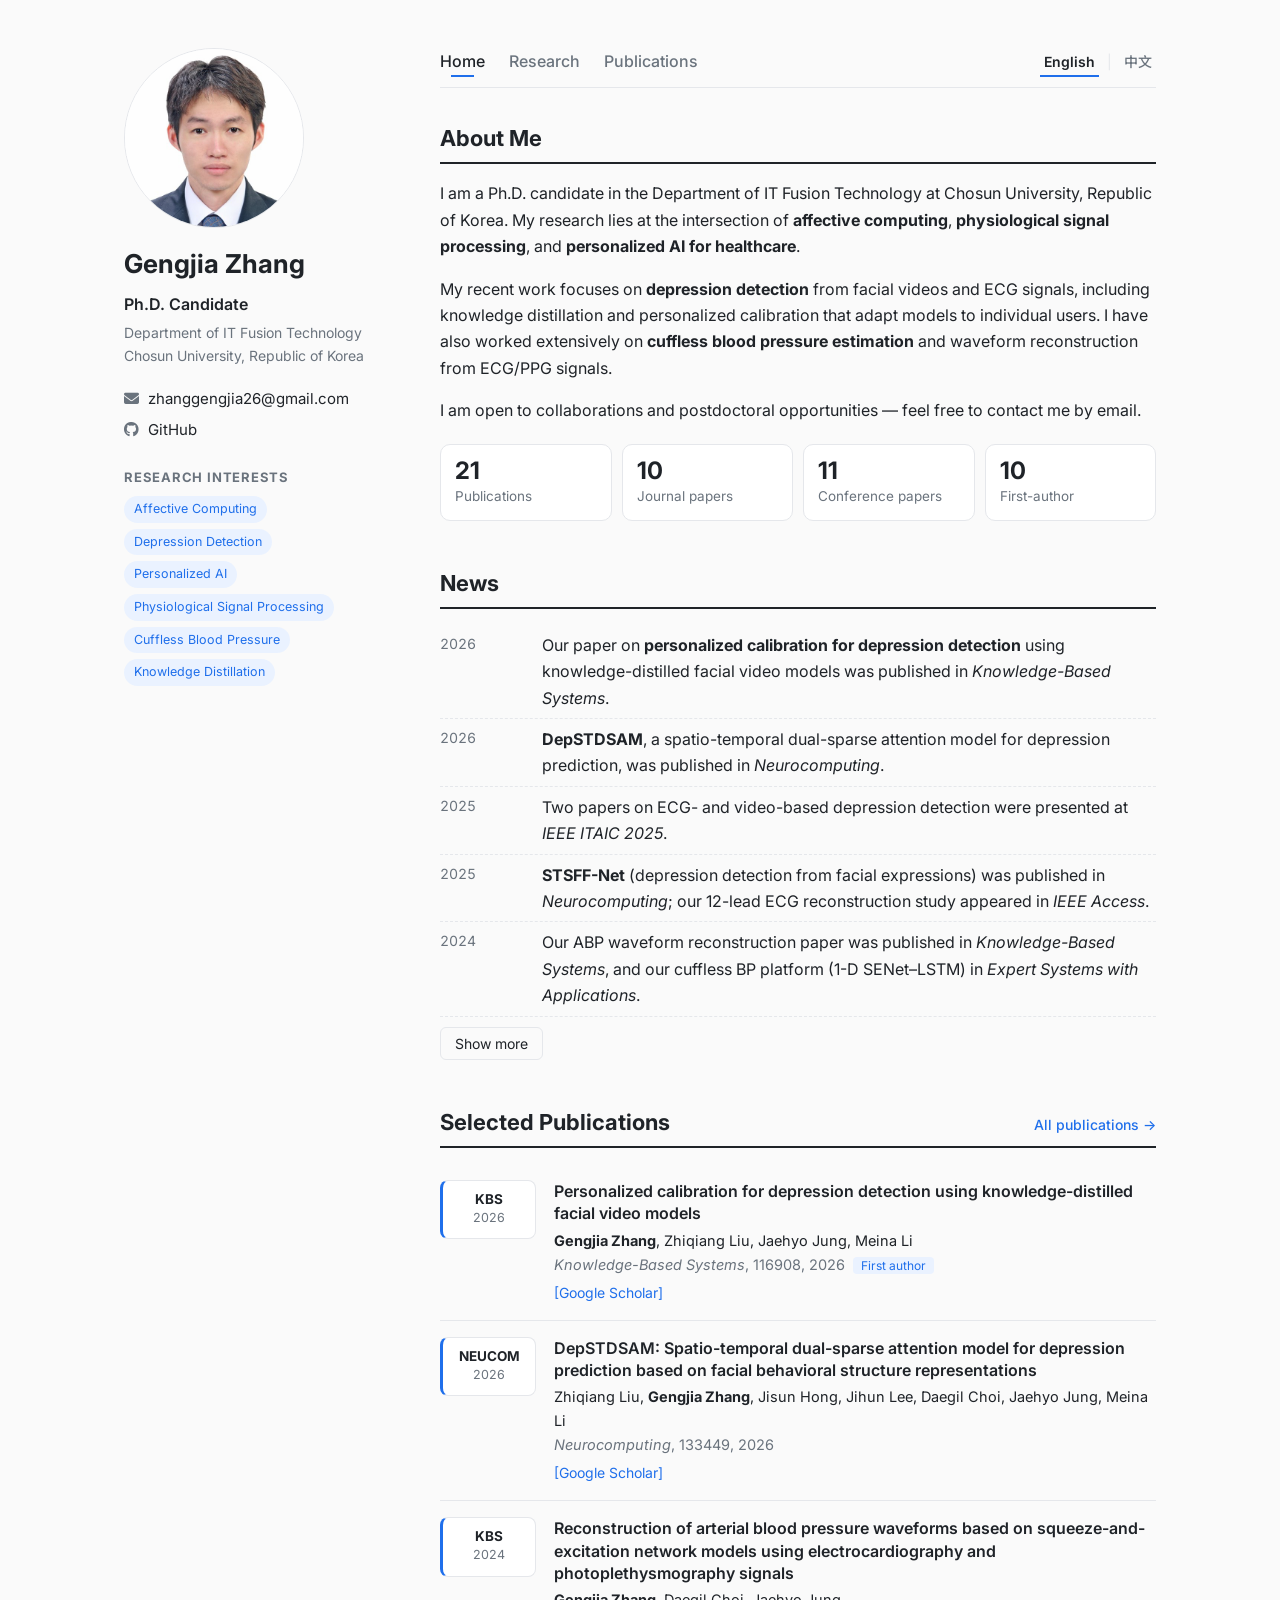
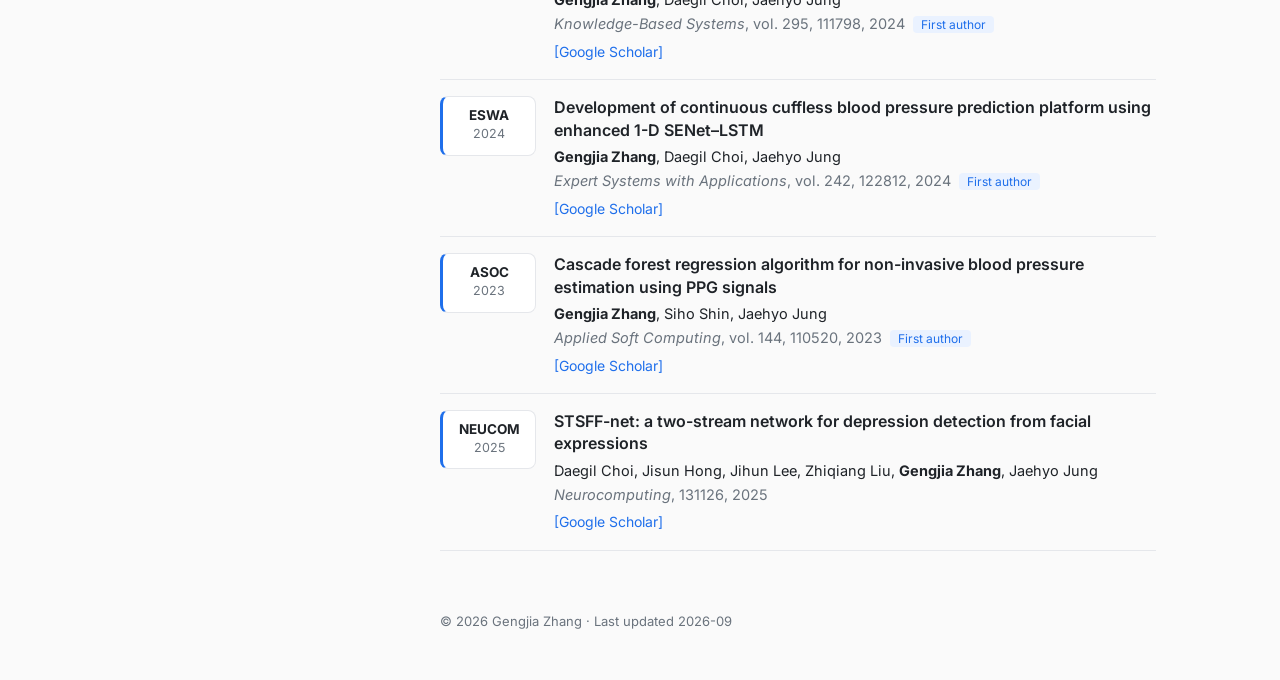
<file: index.html>
<!DOCTYPE html>
<html lang="en">
<head>
<meta charset="utf-8">
<meta name="viewport" content="width=device-width, initial-scale=1">
<title>Home · Gengjia Zhang</title>
<meta name="description" content="Gengjia Zhang — Ph.D. Candidate, Chosun University, Republic of Korea. Affective computing, depression detection, physiological signal processing.">
<link rel="preconnect" href="https://fonts.googleapis.com">
<link rel="preconnect" href="https://fonts.gstatic.com" crossorigin>
<link href="https://fonts.googleapis.com/css2?family=Inter:wght@400;500;600;700&family=Noto+Sans+SC:wght@400;500;700&display=swap" rel="stylesheet">
<link rel="stylesheet" href="https://cdnjs.cloudflare.com/ajax/libs/font-awesome/6.5.1/css/all.min.css">
<link rel="stylesheet" href="main.css">
</head>
<body>
<div class="wrap">
<aside class="sidebar">
  <img class="avatar" src="profile.jpg" alt="Gengjia Zhang">
  <h1 class="name">Gengjia Zhang</h1>
  <div class="position"><span>Ph.D. Candidate</span></div>
  <div class="affil"><span>Department of IT Fusion Technology</span><br><span>Chosun University, Republic of Korea</span></div>
  <ul class="links"><li><a href="mailto:zhanggengjia26@gmail.com"><i class="fa-solid fa-envelope"></i> zhanggengjia26@gmail.com</a></li><li><a href="https://github.com/zhanggengjia26" target="_blank"><i class="fa-brands fa-github"></i> GitHub</a></li></ul>
  <div class="interests"><h3><span>Research Interests</span></h3><ul><li><span>Affective Computing</span></li><li><span>Depression Detection</span></li><li><span>Personalized AI</span></li><li><span>Physiological Signal Processing</span></li><li><span>Cuffless Blood Pressure</span></li><li><span>Knowledge Distillation</span></li></ul></div>
</aside>
<main class="content">
<nav class="topnav"><div class="nav-links"><a href="index.html" class=active><span>Home</span></a><a href="research.html"><span>Research</span></a><a href="publications.html"><span>Publications</span></a></div>
  <div class="lang-switch"><a href="index.html" class="on">English</a><span class="sep">|</span><a href="index-zh.html" class="">中文</a></div></nav>

<section>
<h2><span>About Me</span></h2>
<div>
<p>I am a Ph.D. candidate in the Department of IT Fusion Technology at Chosun University, Republic of Korea.
My research lies at the intersection of <b>affective computing</b>, <b>physiological signal processing</b>, and <b>personalized AI for healthcare</b>.</p>
<p>My recent work focuses on <b>depression detection</b> from facial videos and ECG signals, including knowledge distillation and
personalized calibration that adapt models to individual users. I have also worked extensively on <b>cuffless blood pressure estimation</b>
and waveform reconstruction from ECG/PPG signals.</p>
<p>I am open to collaborations and postdoctoral opportunities — feel free to contact me by email.</p>
</div>
<div class="stats">
  <div><b>21</b><span>Publications</span></div>
  <div><b>10</b><span>Journal papers</span></div>
  <div><b>11</b><span>Conference papers</span></div>
  <div><b>10</b><span>First-author</span></div>
</div>
</section>

<section>
<h2><span>News</span></h2>
<ul class="news"><li class=""><span class="news-date">2026</span><span class="news-text"><span>Our paper on <b>personalized calibration for depression detection</b> using knowledge-distilled facial video models was published in <i>Knowledge-Based Systems</i>.</span></span></li><li class=""><span class="news-date">2026</span><span class="news-text"><span><b>DepSTDSAM</b>, a spatio-temporal dual-sparse attention model for depression prediction, was published in <i>Neurocomputing</i>.</span></span></li><li class=""><span class="news-date">2025</span><span class="news-text"><span>Two papers on ECG- and video-based depression detection were presented at <i>IEEE ITAIC 2025</i>.</span></span></li><li class=""><span class="news-date">2025</span><span class="news-text"><span><b>STSFF-Net</b> (depression detection from facial expressions) was published in <i>Neurocomputing</i>; our 12-lead ECG reconstruction study appeared in <i>IEEE Access</i>.</span></span></li><li class=""><span class="news-date">2024</span><span class="news-text"><span>Our ABP waveform reconstruction paper was published in <i>Knowledge-Based Systems</i>, and our cuffless BP platform (1-D SENet–LSTM) in <i>Expert Systems with Applications</i>.</span></span></li><li class="news-hidden"><span class="news-date">2024</span><span class="news-text"><span>Two papers on explainable ECG-based depression detection and PPG-based stress detection were presented at <i>IEEE BIBM 2024</i>.</span></span></li><li class="news-hidden"><span class="news-date">2023</span><span class="news-text"><span>Our cascade forest regression method for cuffless BP estimation was published in <i>Applied Soft Computing</i>.</span></span></li></ul>
<button class="more-btn" id="news-toggle"><span>Show more</span></button>
</section>

<section>
<h2><span><span>Selected Publications</span></span> <a class="see-all" href="publications.html"><span>All publications →</span></a></h2>
<div class="pub" data-first="1">
  <div class="badge journal"><div class="b-abbr">KBS</div><div class="b-year">2026</div></div>
  <div class="pub-body">
    <div class="pub-title">Personalized calibration for depression detection using knowledge-distilled facial video models</div>
    <div class="pub-authors"><b>Gengjia Zhang</b>, Zhiqiang Liu, Jaehyo Jung, Meina Li</div>
    <div class="pub-venue"><i>Knowledge-Based Systems</i>, 116908, 2026<span class="tag"><span>First author</span></span></div>
    <div class="pub-links"><a href="https://scholar.google.com/scholar?q=%22Personalized+calibration+for+depression+detection+using+knowledge-distilled+facial+video+models%22" target="_blank" rel="noopener">[Google Scholar]</a></div>
  </div>
</div><div class="pub" data-first="0">
  <div class="badge journal"><div class="b-abbr">NEUCOM</div><div class="b-year">2026</div></div>
  <div class="pub-body">
    <div class="pub-title">DepSTDSAM: Spatio-temporal dual-sparse attention model for depression prediction based on facial behavioral structure representations</div>
    <div class="pub-authors">Zhiqiang Liu, <b>Gengjia Zhang</b>, Jisun Hong, Jihun Lee, Daegil Choi, Jaehyo Jung, Meina Li</div>
    <div class="pub-venue"><i>Neurocomputing</i>, 133449, 2026</div>
    <div class="pub-links"><a href="https://scholar.google.com/scholar?q=%22DepSTDSAM:+Spatio-temporal+dual-sparse+attention+model+for+depression+prediction+based+on+facial+behavioral+structure+representations%22" target="_blank" rel="noopener">[Google Scholar]</a></div>
  </div>
</div><div class="pub" data-first="1">
  <div class="badge journal"><div class="b-abbr">KBS</div><div class="b-year">2024</div></div>
  <div class="pub-body">
    <div class="pub-title">Reconstruction of arterial blood pressure waveforms based on squeeze-and-excitation network models using electrocardiography and photoplethysmography signals</div>
    <div class="pub-authors"><b>Gengjia Zhang</b>, Daegil Choi, Jaehyo Jung</div>
    <div class="pub-venue"><i>Knowledge-Based Systems</i>, vol. 295, 111798, 2024<span class="tag"><span>First author</span></span></div>
    <div class="pub-links"><a href="https://scholar.google.com/scholar?q=%22Reconstruction+of+arterial+blood+pressure+waveforms+based+on+squeeze-and-excitation+network+models+using+electrocardiography+and+photoplethysmography+signals%22" target="_blank" rel="noopener">[Google Scholar]</a></div>
  </div>
</div><div class="pub" data-first="1">
  <div class="badge journal"><div class="b-abbr">ESWA</div><div class="b-year">2024</div></div>
  <div class="pub-body">
    <div class="pub-title">Development of continuous cuffless blood pressure prediction platform using enhanced 1-D SENet–LSTM</div>
    <div class="pub-authors"><b>Gengjia Zhang</b>, Daegil Choi, Jaehyo Jung</div>
    <div class="pub-venue"><i>Expert Systems with Applications</i>, vol. 242, 122812, 2024<span class="tag"><span>First author</span></span></div>
    <div class="pub-links"><a href="https://scholar.google.com/scholar?q=%22Development+of+continuous+cuffless+blood+pressure+prediction+platform+using+enhanced+1-D+SENet–LSTM%22" target="_blank" rel="noopener">[Google Scholar]</a></div>
  </div>
</div><div class="pub" data-first="1">
  <div class="badge journal"><div class="b-abbr">ASOC</div><div class="b-year">2023</div></div>
  <div class="pub-body">
    <div class="pub-title">Cascade forest regression algorithm for non-invasive blood pressure estimation using PPG signals</div>
    <div class="pub-authors"><b>Gengjia Zhang</b>, Siho Shin, Jaehyo Jung</div>
    <div class="pub-venue"><i>Applied Soft Computing</i>, vol. 144, 110520, 2023<span class="tag"><span>First author</span></span></div>
    <div class="pub-links"><a href="https://scholar.google.com/scholar?q=%22Cascade+forest+regression+algorithm+for+non-invasive+blood+pressure+estimation+using+PPG+signals%22" target="_blank" rel="noopener">[Google Scholar]</a></div>
  </div>
</div><div class="pub" data-first="0">
  <div class="badge journal"><div class="b-abbr">NEUCOM</div><div class="b-year">2025</div></div>
  <div class="pub-body">
    <div class="pub-title">STSFF-net: a two-stream network for depression detection from facial expressions</div>
    <div class="pub-authors">Daegil Choi, Jisun Hong, Jihun Lee, Zhiqiang Liu, <b>Gengjia Zhang</b>, Jaehyo Jung</div>
    <div class="pub-venue"><i>Neurocomputing</i>, 131126, 2025</div>
    <div class="pub-links"><a href="https://scholar.google.com/scholar?q=%22STSFF-net:+a+two-stream+network+for+depression+detection+from+facial+expressions%22" target="_blank" rel="noopener">[Google Scholar]</a></div>
  </div>
</div>
</section>

<footer class="footer">© 2026 Gengjia Zhang · <span>Last updated</span> 2026-09</footer>
</main>
</div>
<script src="main.js"></script>
</body>
</html>
</file>
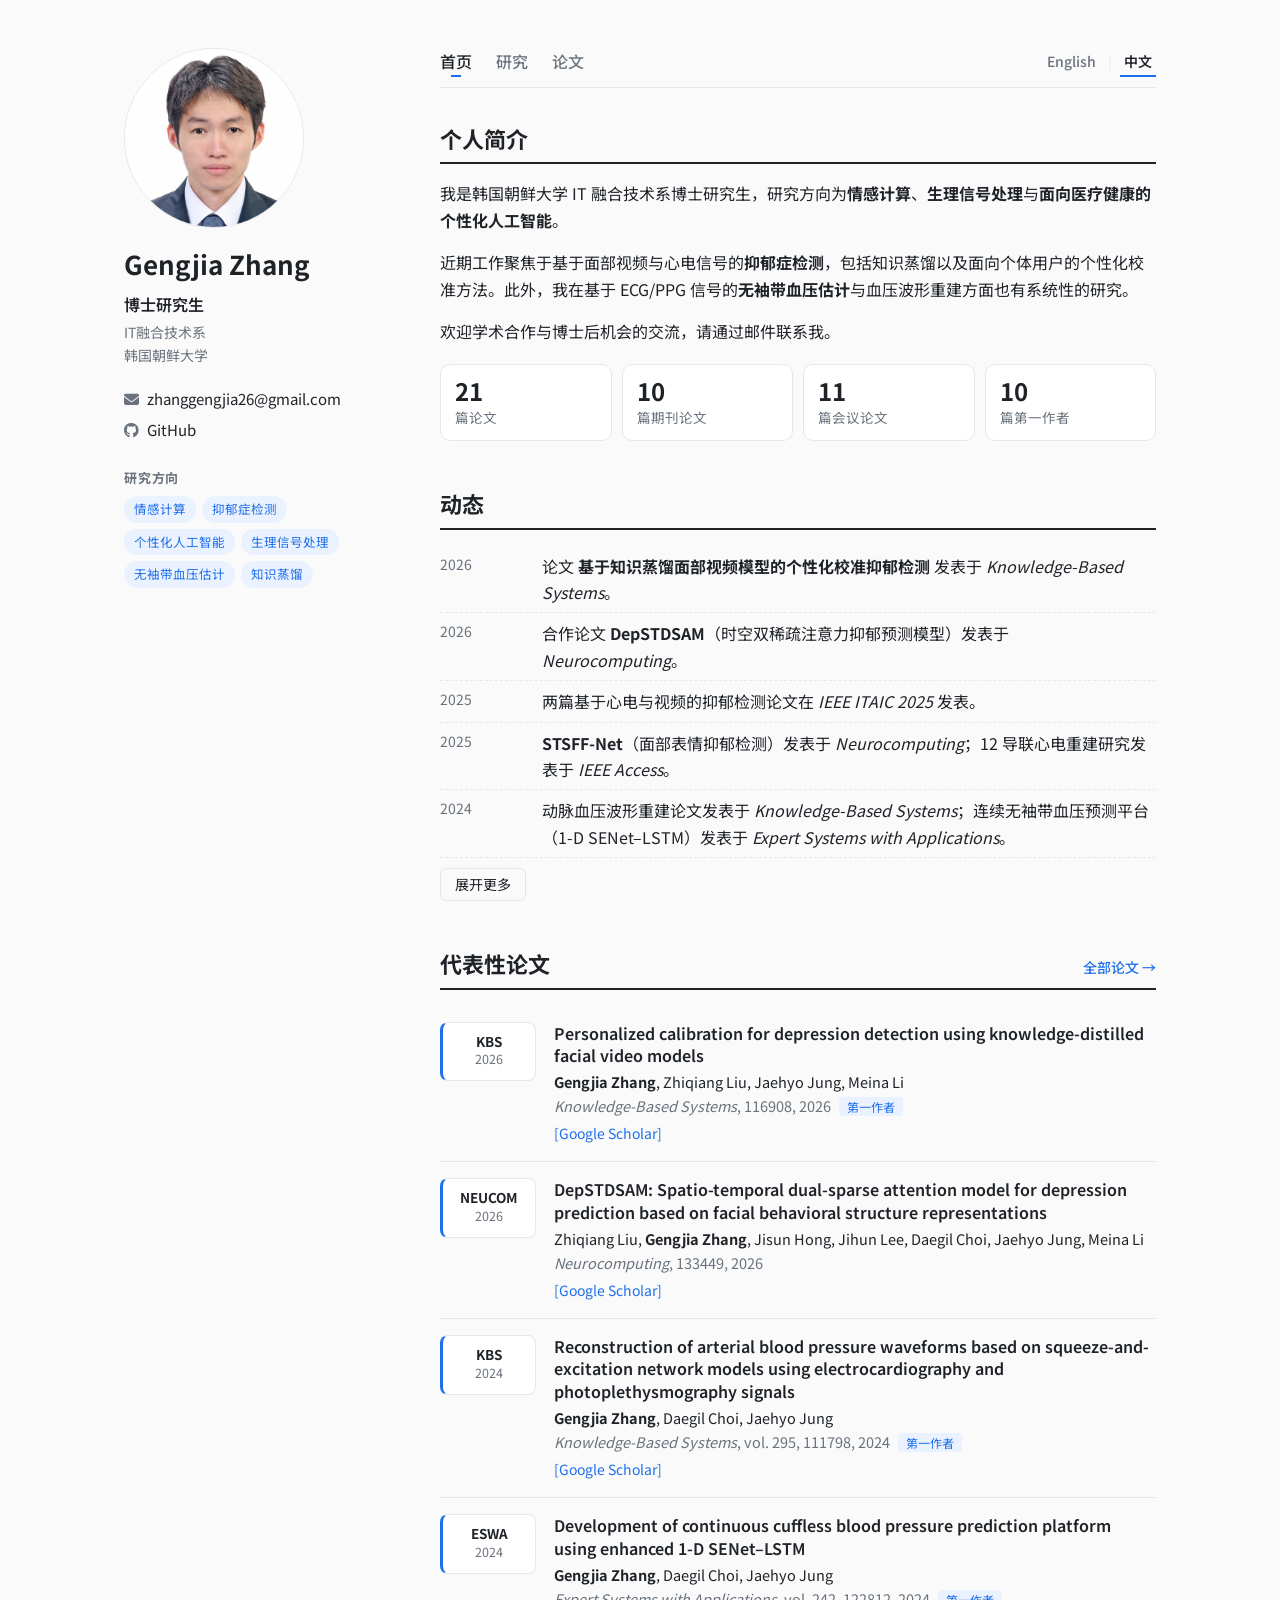
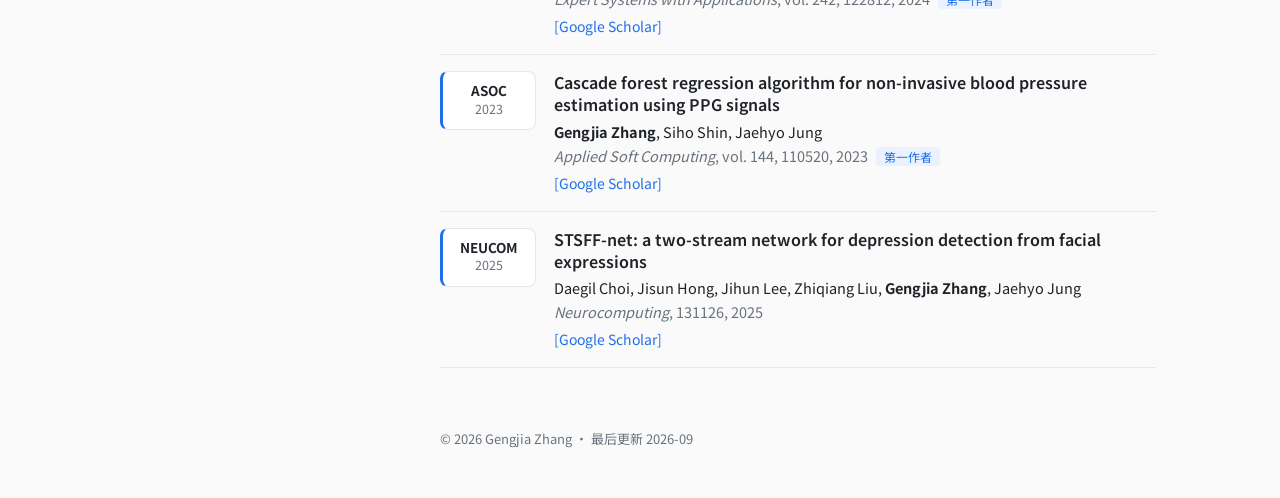
<file: index-zh.html>
<!DOCTYPE html>
<html lang="zh-CN">
<head>
<meta charset="utf-8">
<meta name="viewport" content="width=device-width, initial-scale=1">
<title>首页 · Gengjia Zhang</title>
<meta name="description" content="Gengjia Zhang — Ph.D. Candidate, Chosun University, Republic of Korea. Affective computing, depression detection, physiological signal processing.">
<link rel="preconnect" href="https://fonts.googleapis.com">
<link rel="preconnect" href="https://fonts.gstatic.com" crossorigin>
<link href="https://fonts.googleapis.com/css2?family=Inter:wght@400;500;600;700&family=Noto+Sans+SC:wght@400;500;700&display=swap" rel="stylesheet">
<link rel="stylesheet" href="https://cdnjs.cloudflare.com/ajax/libs/font-awesome/6.5.1/css/all.min.css">
<link rel="stylesheet" href="main.css">
</head>
<body>
<div class="wrap">
<aside class="sidebar">
  <img class="avatar" src="profile.jpg" alt="Gengjia Zhang">
  <h1 class="name">Gengjia Zhang</h1>
  <div class="position"><span>博士研究生</span></div>
  <div class="affil"><span>IT融合技术系</span><br><span>韩国朝鲜大学</span></div>
  <ul class="links"><li><a href="mailto:zhanggengjia26@gmail.com"><i class="fa-solid fa-envelope"></i> zhanggengjia26@gmail.com</a></li><li><a href="https://github.com/zhanggengjia26" target="_blank"><i class="fa-brands fa-github"></i> GitHub</a></li></ul>
  <div class="interests"><h3><span>研究方向</span></h3><ul><li><span>情感计算</span></li><li><span>抑郁症检测</span></li><li><span>个性化人工智能</span></li><li><span>生理信号处理</span></li><li><span>无袖带血压估计</span></li><li><span>知识蒸馏</span></li></ul></div>
</aside>
<main class="content">
<nav class="topnav"><div class="nav-links"><a href="index-zh.html" class=active><span>首页</span></a><a href="research-zh.html"><span>研究</span></a><a href="publications-zh.html"><span>论文</span></a></div>
  <div class="lang-switch"><a href="index.html" class="">English</a><span class="sep">|</span><a href="index-zh.html" class="on">中文</a></div></nav>

<section>
<h2><span>个人简介</span></h2>
<div>
<p>我是韩国朝鲜大学 IT 融合技术系博士研究生，研究方向为<b>情感计算</b>、<b>生理信号处理</b>与<b>面向医疗健康的个性化人工智能</b>。</p>
<p>近期工作聚焦于基于面部视频与心电信号的<b>抑郁症检测</b>，包括知识蒸馏以及面向个体用户的个性化校准方法。此外，我在基于 ECG/PPG 信号的<b>无袖带血压估计</b>与血压波形重建方面也有系统性的研究。</p>
<p>欢迎学术合作与博士后机会的交流，请通过邮件联系我。</p>
</div>
<div class="stats">
  <div><b>21</b><span>篇论文</span></div>
  <div><b>10</b><span>篇期刊论文</span></div>
  <div><b>11</b><span>篇会议论文</span></div>
  <div><b>10</b><span>篇第一作者</span></div>
</div>
</section>

<section>
<h2><span>动态</span></h2>
<ul class="news"><li class=""><span class="news-date">2026</span><span class="news-text"><span>论文 <b>基于知识蒸馏面部视频模型的个性化校准抑郁检测</b> 发表于 <i>Knowledge-Based Systems</i>。</span></span></li><li class=""><span class="news-date">2026</span><span class="news-text"><span>合作论文 <b>DepSTDSAM</b>（时空双稀疏注意力抑郁预测模型）发表于 <i>Neurocomputing</i>。</span></span></li><li class=""><span class="news-date">2025</span><span class="news-text"><span>两篇基于心电与视频的抑郁检测论文在 <i>IEEE ITAIC 2025</i> 发表。</span></span></li><li class=""><span class="news-date">2025</span><span class="news-text"><span><b>STSFF-Net</b>（面部表情抑郁检测）发表于 <i>Neurocomputing</i>；12 导联心电重建研究发表于 <i>IEEE Access</i>。</span></span></li><li class=""><span class="news-date">2024</span><span class="news-text"><span>动脉血压波形重建论文发表于 <i>Knowledge-Based Systems</i>；连续无袖带血压预测平台（1-D SENet–LSTM）发表于 <i>Expert Systems with Applications</i>。</span></span></li><li class="news-hidden"><span class="news-date">2024</span><span class="news-text"><span>两篇论文（可解释心电抑郁检测、PPG 压力检测）在 <i>IEEE BIBM 2024</i> 发表。</span></span></li><li class="news-hidden"><span class="news-date">2023</span><span class="news-text"><span>级联森林回归无袖带血压估计论文发表于 <i>Applied Soft Computing</i>。</span></span></li></ul>
<button class="more-btn" id="news-toggle"><span>展开更多</span></button>
</section>

<section>
<h2><span><span>代表性论文</span></span> <a class="see-all" href="publications-zh.html"><span>全部论文 →</span></a></h2>
<div class="pub" data-first="1">
  <div class="badge journal"><div class="b-abbr">KBS</div><div class="b-year">2026</div></div>
  <div class="pub-body">
    <div class="pub-title">Personalized calibration for depression detection using knowledge-distilled facial video models</div>
    <div class="pub-authors"><b>Gengjia Zhang</b>, Zhiqiang Liu, Jaehyo Jung, Meina Li</div>
    <div class="pub-venue"><i>Knowledge-Based Systems</i>, 116908, 2026<span class="tag"><span>第一作者</span></span></div>
    <div class="pub-links"><a href="https://scholar.google.com/scholar?q=%22Personalized+calibration+for+depression+detection+using+knowledge-distilled+facial+video+models%22" target="_blank" rel="noopener">[Google Scholar]</a></div>
  </div>
</div><div class="pub" data-first="0">
  <div class="badge journal"><div class="b-abbr">NEUCOM</div><div class="b-year">2026</div></div>
  <div class="pub-body">
    <div class="pub-title">DepSTDSAM: Spatio-temporal dual-sparse attention model for depression prediction based on facial behavioral structure representations</div>
    <div class="pub-authors">Zhiqiang Liu, <b>Gengjia Zhang</b>, Jisun Hong, Jihun Lee, Daegil Choi, Jaehyo Jung, Meina Li</div>
    <div class="pub-venue"><i>Neurocomputing</i>, 133449, 2026</div>
    <div class="pub-links"><a href="https://scholar.google.com/scholar?q=%22DepSTDSAM:+Spatio-temporal+dual-sparse+attention+model+for+depression+prediction+based+on+facial+behavioral+structure+representations%22" target="_blank" rel="noopener">[Google Scholar]</a></div>
  </div>
</div><div class="pub" data-first="1">
  <div class="badge journal"><div class="b-abbr">KBS</div><div class="b-year">2024</div></div>
  <div class="pub-body">
    <div class="pub-title">Reconstruction of arterial blood pressure waveforms based on squeeze-and-excitation network models using electrocardiography and photoplethysmography signals</div>
    <div class="pub-authors"><b>Gengjia Zhang</b>, Daegil Choi, Jaehyo Jung</div>
    <div class="pub-venue"><i>Knowledge-Based Systems</i>, vol. 295, 111798, 2024<span class="tag"><span>第一作者</span></span></div>
    <div class="pub-links"><a href="https://scholar.google.com/scholar?q=%22Reconstruction+of+arterial+blood+pressure+waveforms+based+on+squeeze-and-excitation+network+models+using+electrocardiography+and+photoplethysmography+signals%22" target="_blank" rel="noopener">[Google Scholar]</a></div>
  </div>
</div><div class="pub" data-first="1">
  <div class="badge journal"><div class="b-abbr">ESWA</div><div class="b-year">2024</div></div>
  <div class="pub-body">
    <div class="pub-title">Development of continuous cuffless blood pressure prediction platform using enhanced 1-D SENet–LSTM</div>
    <div class="pub-authors"><b>Gengjia Zhang</b>, Daegil Choi, Jaehyo Jung</div>
    <div class="pub-venue"><i>Expert Systems with Applications</i>, vol. 242, 122812, 2024<span class="tag"><span>第一作者</span></span></div>
    <div class="pub-links"><a href="https://scholar.google.com/scholar?q=%22Development+of+continuous+cuffless+blood+pressure+prediction+platform+using+enhanced+1-D+SENet–LSTM%22" target="_blank" rel="noopener">[Google Scholar]</a></div>
  </div>
</div><div class="pub" data-first="1">
  <div class="badge journal"><div class="b-abbr">ASOC</div><div class="b-year">2023</div></div>
  <div class="pub-body">
    <div class="pub-title">Cascade forest regression algorithm for non-invasive blood pressure estimation using PPG signals</div>
    <div class="pub-authors"><b>Gengjia Zhang</b>, Siho Shin, Jaehyo Jung</div>
    <div class="pub-venue"><i>Applied Soft Computing</i>, vol. 144, 110520, 2023<span class="tag"><span>第一作者</span></span></div>
    <div class="pub-links"><a href="https://scholar.google.com/scholar?q=%22Cascade+forest+regression+algorithm+for+non-invasive+blood+pressure+estimation+using+PPG+signals%22" target="_blank" rel="noopener">[Google Scholar]</a></div>
  </div>
</div><div class="pub" data-first="0">
  <div class="badge journal"><div class="b-abbr">NEUCOM</div><div class="b-year">2025</div></div>
  <div class="pub-body">
    <div class="pub-title">STSFF-net: a two-stream network for depression detection from facial expressions</div>
    <div class="pub-authors">Daegil Choi, Jisun Hong, Jihun Lee, Zhiqiang Liu, <b>Gengjia Zhang</b>, Jaehyo Jung</div>
    <div class="pub-venue"><i>Neurocomputing</i>, 131126, 2025</div>
    <div class="pub-links"><a href="https://scholar.google.com/scholar?q=%22STSFF-net:+a+two-stream+network+for+depression+detection+from+facial+expressions%22" target="_blank" rel="noopener">[Google Scholar]</a></div>
  </div>
</div>
</section>

<footer class="footer">© 2026 Gengjia Zhang · <span>最后更新</span> 2026-09</footer>
</main>
</div>
<script src="main.js"></script>
</body>
</html>
</file>
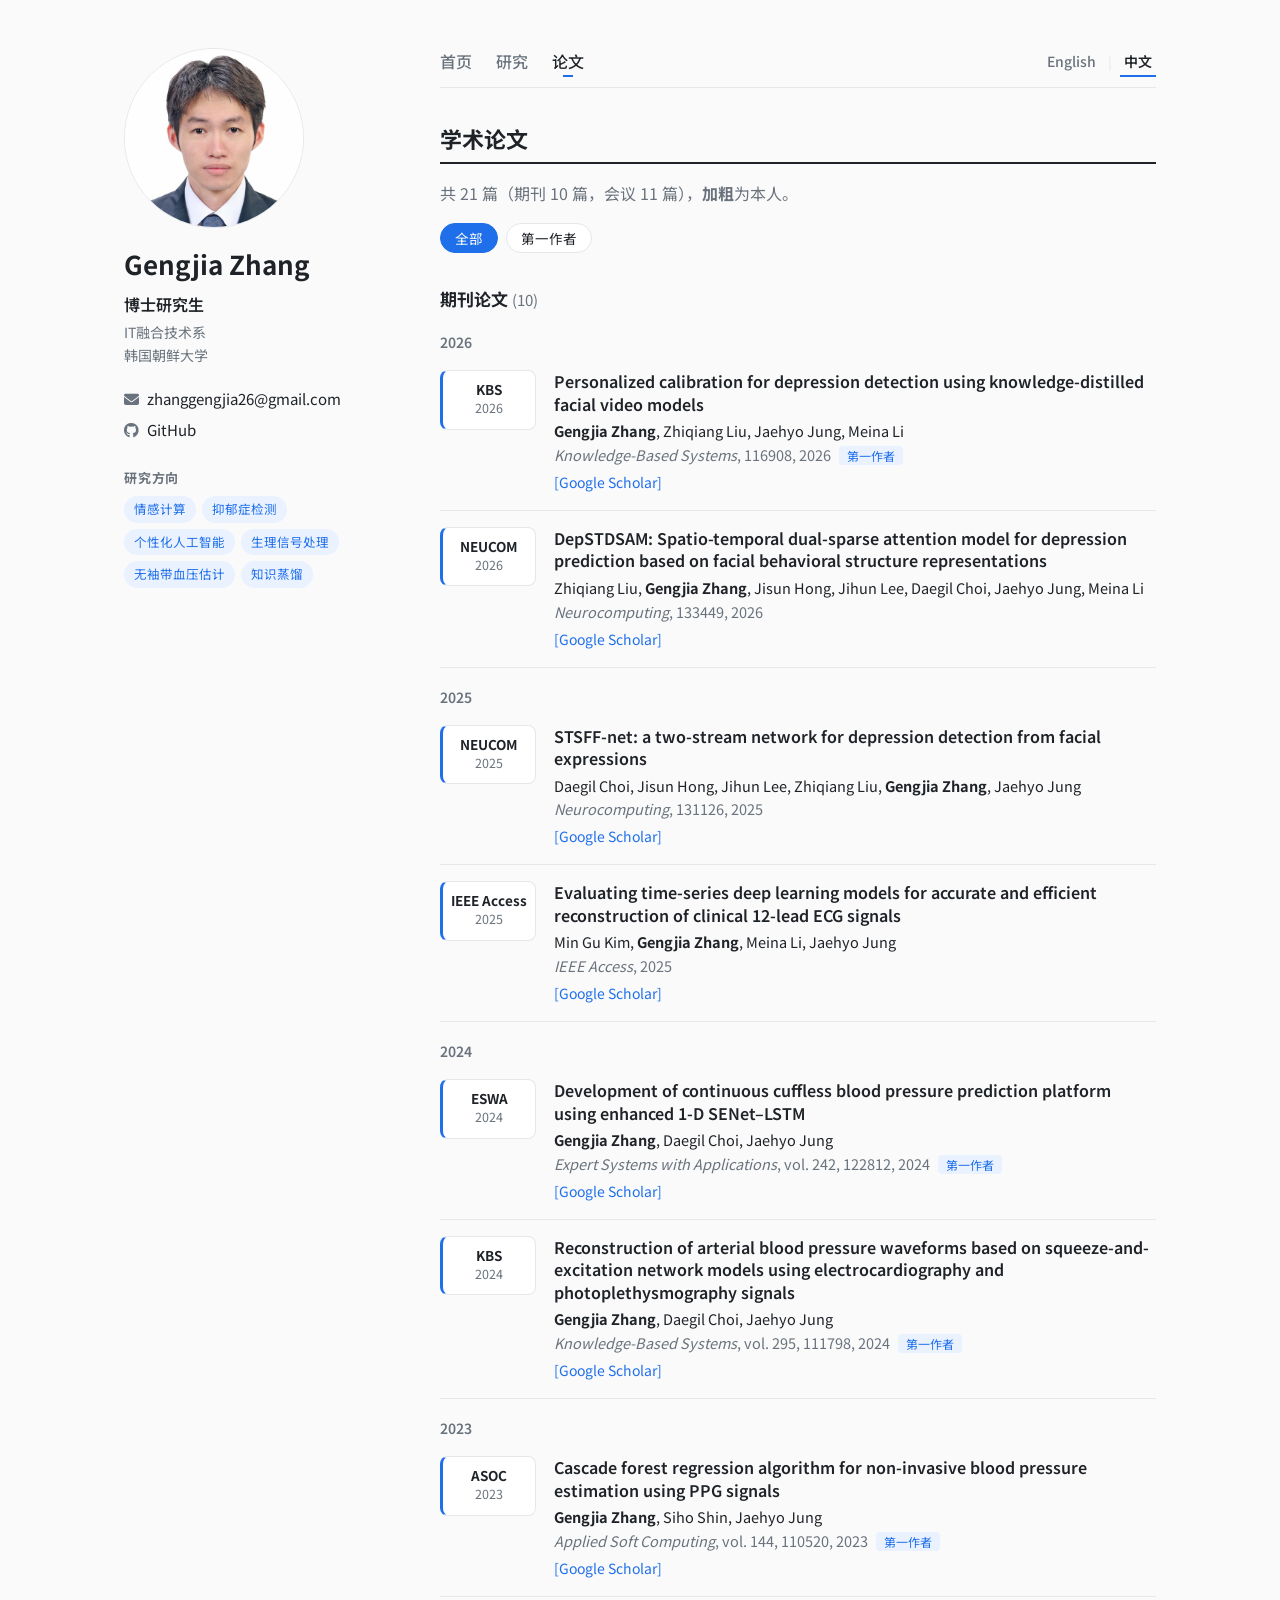
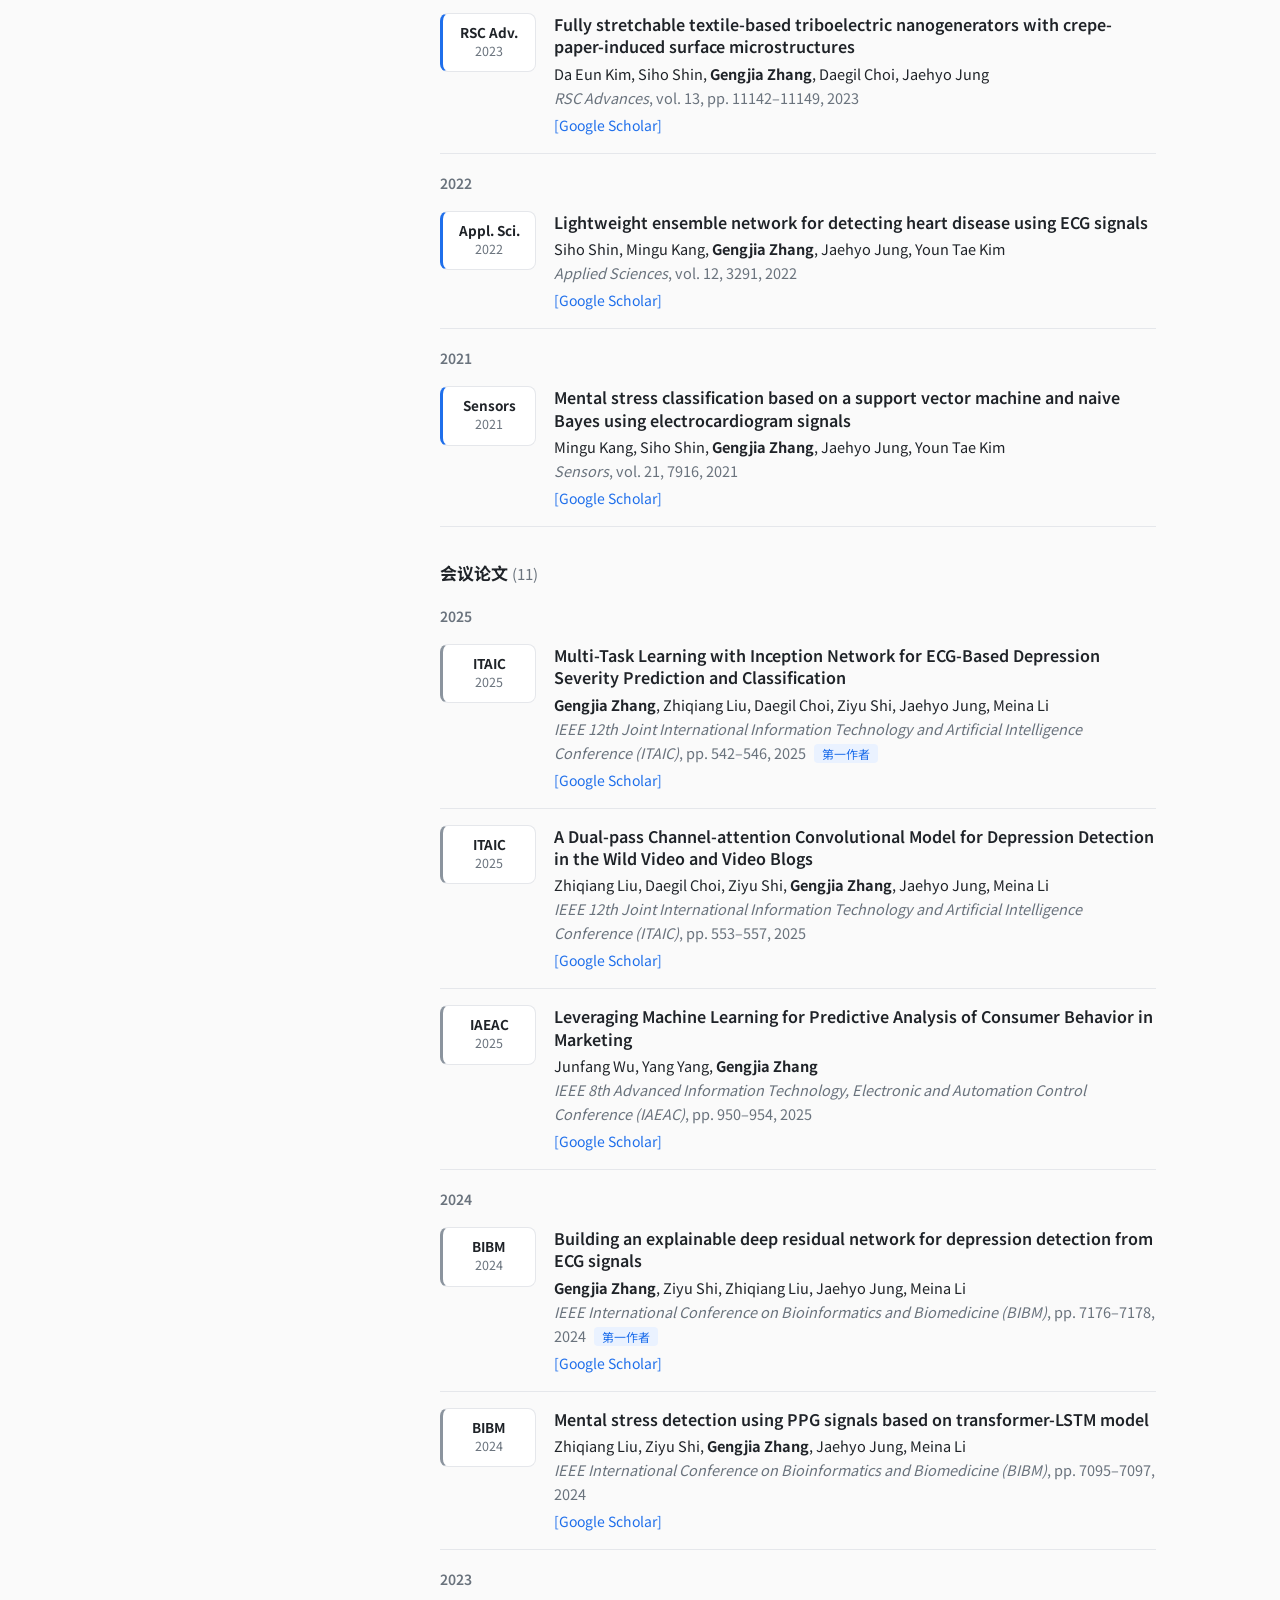
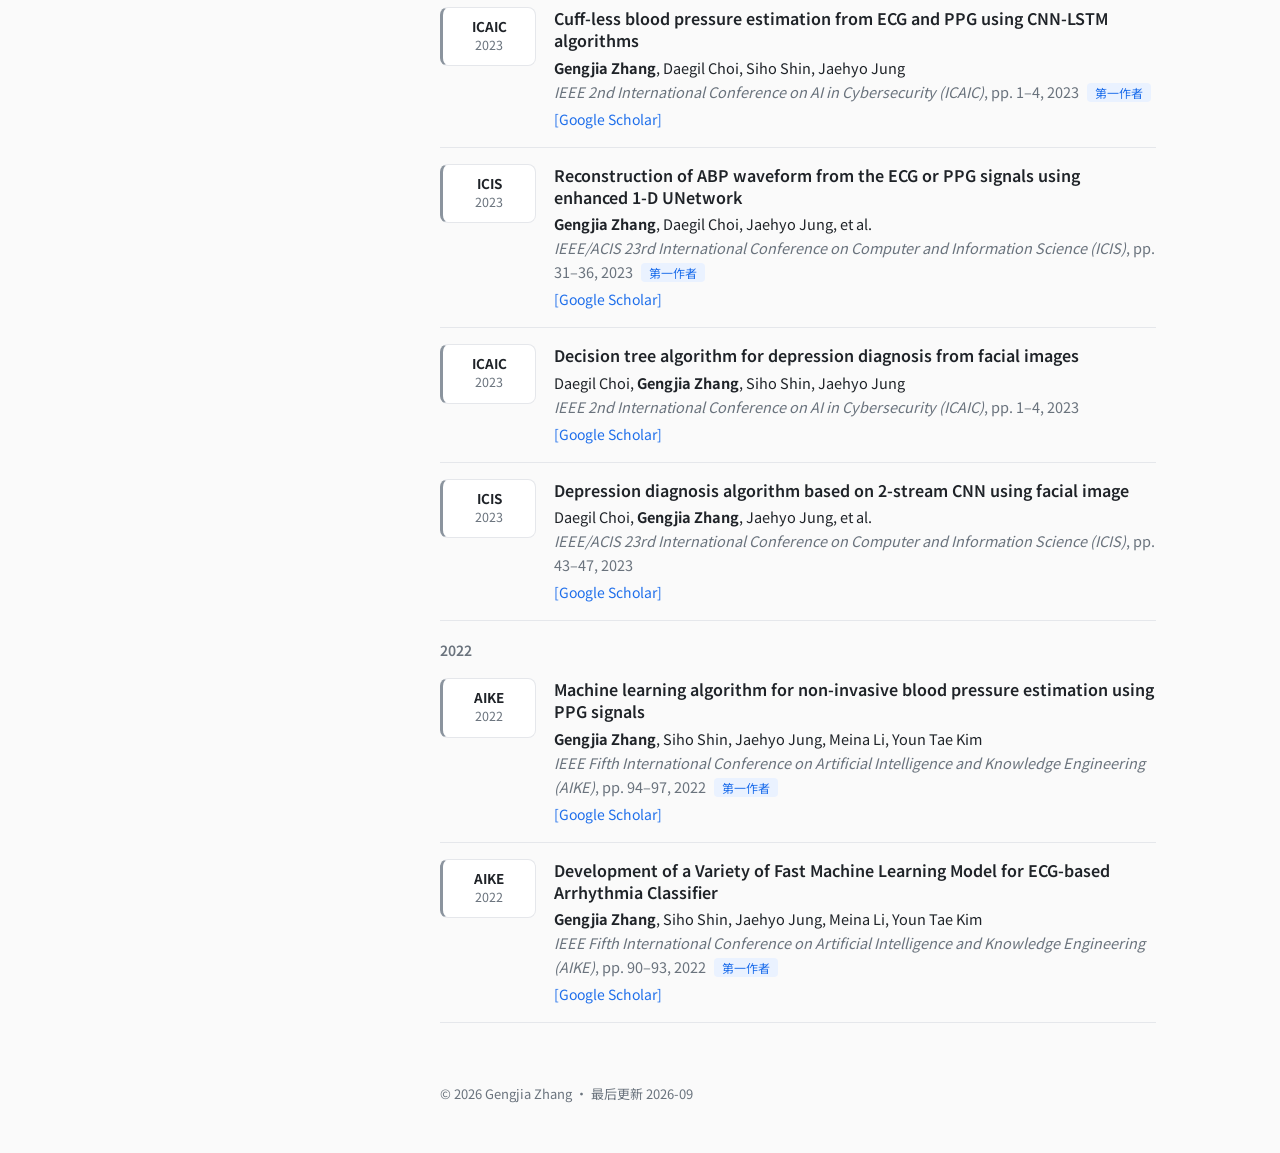
<file: publications-zh.html>
<!DOCTYPE html>
<html lang="zh-CN">
<head>
<meta charset="utf-8">
<meta name="viewport" content="width=device-width, initial-scale=1">
<title>论文 · Gengjia Zhang</title>
<meta name="description" content="Gengjia Zhang — Ph.D. Candidate, Chosun University, Republic of Korea. Affective computing, depression detection, physiological signal processing.">
<link rel="preconnect" href="https://fonts.googleapis.com">
<link rel="preconnect" href="https://fonts.gstatic.com" crossorigin>
<link href="https://fonts.googleapis.com/css2?family=Inter:wght@400;500;600;700&family=Noto+Sans+SC:wght@400;500;700&display=swap" rel="stylesheet">
<link rel="stylesheet" href="https://cdnjs.cloudflare.com/ajax/libs/font-awesome/6.5.1/css/all.min.css">
<link rel="stylesheet" href="main.css">
</head>
<body>
<div class="wrap">
<aside class="sidebar">
  <img class="avatar" src="profile.jpg" alt="Gengjia Zhang">
  <h1 class="name">Gengjia Zhang</h1>
  <div class="position"><span>博士研究生</span></div>
  <div class="affil"><span>IT融合技术系</span><br><span>韩国朝鲜大学</span></div>
  <ul class="links"><li><a href="mailto:zhanggengjia26@gmail.com"><i class="fa-solid fa-envelope"></i> zhanggengjia26@gmail.com</a></li><li><a href="https://github.com/zhanggengjia26" target="_blank"><i class="fa-brands fa-github"></i> GitHub</a></li></ul>
  <div class="interests"><h3><span>研究方向</span></h3><ul><li><span>情感计算</span></li><li><span>抑郁症检测</span></li><li><span>个性化人工智能</span></li><li><span>生理信号处理</span></li><li><span>无袖带血压估计</span></li><li><span>知识蒸馏</span></li></ul></div>
</aside>
<main class="content">
<nav class="topnav"><div class="nav-links"><a href="index-zh.html"><span>首页</span></a><a href="research-zh.html"><span>研究</span></a><a href="publications-zh.html" class=active><span>论文</span></a></div>
  <div class="lang-switch"><a href="publications.html" class="">English</a><span class="sep">|</span><a href="publications-zh.html" class="on">中文</a></div></nav>

<section>
<h2><span>学术论文</span></h2>
<p class="muted"><span>共 21 篇（期刊 10 篇，会议 11 篇），<b>加粗</b>为本人。</span></p>
<div class="filter" id="pub-filter">
  <button data-f="all" class="on"><span>全部</span></button>
  <button data-f="first"><span>第一作者</span></button>
</div>
<h3 class="group"><span>期刊论文</span> <span class="count">(10)</span></h3><div class="year">2026</div><div class="pub" data-first="1">
  <div class="badge journal"><div class="b-abbr">KBS</div><div class="b-year">2026</div></div>
  <div class="pub-body">
    <div class="pub-title">Personalized calibration for depression detection using knowledge-distilled facial video models</div>
    <div class="pub-authors"><b>Gengjia Zhang</b>, Zhiqiang Liu, Jaehyo Jung, Meina Li</div>
    <div class="pub-venue"><i>Knowledge-Based Systems</i>, 116908, 2026<span class="tag"><span>第一作者</span></span></div>
    <div class="pub-links"><a href="https://scholar.google.com/scholar?q=%22Personalized+calibration+for+depression+detection+using+knowledge-distilled+facial+video+models%22" target="_blank" rel="noopener">[Google Scholar]</a></div>
  </div>
</div><div class="pub" data-first="0">
  <div class="badge journal"><div class="b-abbr">NEUCOM</div><div class="b-year">2026</div></div>
  <div class="pub-body">
    <div class="pub-title">DepSTDSAM: Spatio-temporal dual-sparse attention model for depression prediction based on facial behavioral structure representations</div>
    <div class="pub-authors">Zhiqiang Liu, <b>Gengjia Zhang</b>, Jisun Hong, Jihun Lee, Daegil Choi, Jaehyo Jung, Meina Li</div>
    <div class="pub-venue"><i>Neurocomputing</i>, 133449, 2026</div>
    <div class="pub-links"><a href="https://scholar.google.com/scholar?q=%22DepSTDSAM:+Spatio-temporal+dual-sparse+attention+model+for+depression+prediction+based+on+facial+behavioral+structure+representations%22" target="_blank" rel="noopener">[Google Scholar]</a></div>
  </div>
</div><div class="year">2025</div><div class="pub" data-first="0">
  <div class="badge journal"><div class="b-abbr">NEUCOM</div><div class="b-year">2025</div></div>
  <div class="pub-body">
    <div class="pub-title">STSFF-net: a two-stream network for depression detection from facial expressions</div>
    <div class="pub-authors">Daegil Choi, Jisun Hong, Jihun Lee, Zhiqiang Liu, <b>Gengjia Zhang</b>, Jaehyo Jung</div>
    <div class="pub-venue"><i>Neurocomputing</i>, 131126, 2025</div>
    <div class="pub-links"><a href="https://scholar.google.com/scholar?q=%22STSFF-net:+a+two-stream+network+for+depression+detection+from+facial+expressions%22" target="_blank" rel="noopener">[Google Scholar]</a></div>
  </div>
</div><div class="pub" data-first="0">
  <div class="badge journal"><div class="b-abbr">IEEE Access</div><div class="b-year">2025</div></div>
  <div class="pub-body">
    <div class="pub-title">Evaluating time-series deep learning models for accurate and efficient reconstruction of clinical 12-lead ECG signals</div>
    <div class="pub-authors">Min Gu Kim, <b>Gengjia Zhang</b>, Meina Li, Jaehyo Jung</div>
    <div class="pub-venue"><i>IEEE Access</i>, 2025</div>
    <div class="pub-links"><a href="https://scholar.google.com/scholar?q=%22Evaluating+time-series+deep+learning+models+for+accurate+and+efficient+reconstruction+of+clinical+12-lead+ECG+signals%22" target="_blank" rel="noopener">[Google Scholar]</a></div>
  </div>
</div><div class="year">2024</div><div class="pub" data-first="1">
  <div class="badge journal"><div class="b-abbr">ESWA</div><div class="b-year">2024</div></div>
  <div class="pub-body">
    <div class="pub-title">Development of continuous cuffless blood pressure prediction platform using enhanced 1-D SENet–LSTM</div>
    <div class="pub-authors"><b>Gengjia Zhang</b>, Daegil Choi, Jaehyo Jung</div>
    <div class="pub-venue"><i>Expert Systems with Applications</i>, vol. 242, 122812, 2024<span class="tag"><span>第一作者</span></span></div>
    <div class="pub-links"><a href="https://scholar.google.com/scholar?q=%22Development+of+continuous+cuffless+blood+pressure+prediction+platform+using+enhanced+1-D+SENet–LSTM%22" target="_blank" rel="noopener">[Google Scholar]</a></div>
  </div>
</div><div class="pub" data-first="1">
  <div class="badge journal"><div class="b-abbr">KBS</div><div class="b-year">2024</div></div>
  <div class="pub-body">
    <div class="pub-title">Reconstruction of arterial blood pressure waveforms based on squeeze-and-excitation network models using electrocardiography and photoplethysmography signals</div>
    <div class="pub-authors"><b>Gengjia Zhang</b>, Daegil Choi, Jaehyo Jung</div>
    <div class="pub-venue"><i>Knowledge-Based Systems</i>, vol. 295, 111798, 2024<span class="tag"><span>第一作者</span></span></div>
    <div class="pub-links"><a href="https://scholar.google.com/scholar?q=%22Reconstruction+of+arterial+blood+pressure+waveforms+based+on+squeeze-and-excitation+network+models+using+electrocardiography+and+photoplethysmography+signals%22" target="_blank" rel="noopener">[Google Scholar]</a></div>
  </div>
</div><div class="year">2023</div><div class="pub" data-first="1">
  <div class="badge journal"><div class="b-abbr">ASOC</div><div class="b-year">2023</div></div>
  <div class="pub-body">
    <div class="pub-title">Cascade forest regression algorithm for non-invasive blood pressure estimation using PPG signals</div>
    <div class="pub-authors"><b>Gengjia Zhang</b>, Siho Shin, Jaehyo Jung</div>
    <div class="pub-venue"><i>Applied Soft Computing</i>, vol. 144, 110520, 2023<span class="tag"><span>第一作者</span></span></div>
    <div class="pub-links"><a href="https://scholar.google.com/scholar?q=%22Cascade+forest+regression+algorithm+for+non-invasive+blood+pressure+estimation+using+PPG+signals%22" target="_blank" rel="noopener">[Google Scholar]</a></div>
  </div>
</div><div class="pub" data-first="0">
  <div class="badge journal"><div class="b-abbr">RSC Adv.</div><div class="b-year">2023</div></div>
  <div class="pub-body">
    <div class="pub-title">Fully stretchable textile-based triboelectric nanogenerators with crepe-paper-induced surface microstructures</div>
    <div class="pub-authors">Da Eun Kim, Siho Shin, <b>Gengjia Zhang</b>, Daegil Choi, Jaehyo Jung</div>
    <div class="pub-venue"><i>RSC Advances</i>, vol. 13, pp. 11142–11149, 2023</div>
    <div class="pub-links"><a href="https://scholar.google.com/scholar?q=%22Fully+stretchable+textile-based+triboelectric+nanogenerators+with+crepe-paper-induced+surface+microstructures%22" target="_blank" rel="noopener">[Google Scholar]</a></div>
  </div>
</div><div class="year">2022</div><div class="pub" data-first="0">
  <div class="badge journal"><div class="b-abbr">Appl. Sci.</div><div class="b-year">2022</div></div>
  <div class="pub-body">
    <div class="pub-title">Lightweight ensemble network for detecting heart disease using ECG signals</div>
    <div class="pub-authors">Siho Shin, Mingu Kang, <b>Gengjia Zhang</b>, Jaehyo Jung, Youn Tae Kim</div>
    <div class="pub-venue"><i>Applied Sciences</i>, vol. 12, 3291, 2022</div>
    <div class="pub-links"><a href="https://scholar.google.com/scholar?q=%22Lightweight+ensemble+network+for+detecting+heart+disease+using+ECG+signals%22" target="_blank" rel="noopener">[Google Scholar]</a></div>
  </div>
</div><div class="year">2021</div><div class="pub" data-first="0">
  <div class="badge journal"><div class="b-abbr">Sensors</div><div class="b-year">2021</div></div>
  <div class="pub-body">
    <div class="pub-title">Mental stress classification based on a support vector machine and naive Bayes using electrocardiogram signals</div>
    <div class="pub-authors">Mingu Kang, Siho Shin, <b>Gengjia Zhang</b>, Jaehyo Jung, Youn Tae Kim</div>
    <div class="pub-venue"><i>Sensors</i>, vol. 21, 7916, 2021</div>
    <div class="pub-links"><a href="https://scholar.google.com/scholar?q=%22Mental+stress+classification+based+on+a+support+vector+machine+and+naive+Bayes+using+electrocardiogram+signals%22" target="_blank" rel="noopener">[Google Scholar]</a></div>
  </div>
</div><h3 class="group"><span>会议论文</span> <span class="count">(11)</span></h3><div class="year">2025</div><div class="pub" data-first="1">
  <div class="badge conference"><div class="b-abbr">ITAIC</div><div class="b-year">2025</div></div>
  <div class="pub-body">
    <div class="pub-title">Multi-Task Learning with Inception Network for ECG-Based Depression Severity Prediction and Classification</div>
    <div class="pub-authors"><b>Gengjia Zhang</b>, Zhiqiang Liu, Daegil Choi, Ziyu Shi, Jaehyo Jung, Meina Li</div>
    <div class="pub-venue"><i>IEEE 12th Joint International Information Technology and Artificial Intelligence Conference (ITAIC)</i>, pp. 542–546, 2025<span class="tag"><span>第一作者</span></span></div>
    <div class="pub-links"><a href="https://scholar.google.com/scholar?q=%22Multi-Task+Learning+with+Inception+Network+for+ECG-Based+Depression+Severity+Prediction+and+Classification%22" target="_blank" rel="noopener">[Google Scholar]</a></div>
  </div>
</div><div class="pub" data-first="0">
  <div class="badge conference"><div class="b-abbr">ITAIC</div><div class="b-year">2025</div></div>
  <div class="pub-body">
    <div class="pub-title">A Dual-pass Channel-attention Convolutional Model for Depression Detection in the Wild Video and Video Blogs</div>
    <div class="pub-authors">Zhiqiang Liu, Daegil Choi, Ziyu Shi, <b>Gengjia Zhang</b>, Jaehyo Jung, Meina Li</div>
    <div class="pub-venue"><i>IEEE 12th Joint International Information Technology and Artificial Intelligence Conference (ITAIC)</i>, pp. 553–557, 2025</div>
    <div class="pub-links"><a href="https://scholar.google.com/scholar?q=%22A+Dual-pass+Channel-attention+Convolutional+Model+for+Depression+Detection+in+the+Wild+Video+and+Video+Blogs%22" target="_blank" rel="noopener">[Google Scholar]</a></div>
  </div>
</div><div class="pub" data-first="0">
  <div class="badge conference"><div class="b-abbr">IAEAC</div><div class="b-year">2025</div></div>
  <div class="pub-body">
    <div class="pub-title">Leveraging Machine Learning for Predictive Analysis of Consumer Behavior in Marketing</div>
    <div class="pub-authors">Junfang Wu, Yang Yang, <b>Gengjia Zhang</b></div>
    <div class="pub-venue"><i>IEEE 8th Advanced Information Technology, Electronic and Automation Control Conference (IAEAC)</i>, pp. 950–954, 2025</div>
    <div class="pub-links"><a href="https://scholar.google.com/scholar?q=%22Leveraging+Machine+Learning+for+Predictive+Analysis+of+Consumer+Behavior+in+Marketing%22" target="_blank" rel="noopener">[Google Scholar]</a></div>
  </div>
</div><div class="year">2024</div><div class="pub" data-first="1">
  <div class="badge conference"><div class="b-abbr">BIBM</div><div class="b-year">2024</div></div>
  <div class="pub-body">
    <div class="pub-title">Building an explainable deep residual network for depression detection from ECG signals</div>
    <div class="pub-authors"><b>Gengjia Zhang</b>, Ziyu Shi, Zhiqiang Liu, Jaehyo Jung, Meina Li</div>
    <div class="pub-venue"><i>IEEE International Conference on Bioinformatics and Biomedicine (BIBM)</i>, pp. 7176–7178, 2024<span class="tag"><span>第一作者</span></span></div>
    <div class="pub-links"><a href="https://scholar.google.com/scholar?q=%22Building+an+explainable+deep+residual+network+for+depression+detection+from+ECG+signals%22" target="_blank" rel="noopener">[Google Scholar]</a></div>
  </div>
</div><div class="pub" data-first="0">
  <div class="badge conference"><div class="b-abbr">BIBM</div><div class="b-year">2024</div></div>
  <div class="pub-body">
    <div class="pub-title">Mental stress detection using PPG signals based on transformer-LSTM model</div>
    <div class="pub-authors">Zhiqiang Liu, Ziyu Shi, <b>Gengjia Zhang</b>, Jaehyo Jung, Meina Li</div>
    <div class="pub-venue"><i>IEEE International Conference on Bioinformatics and Biomedicine (BIBM)</i>, pp. 7095–7097, 2024</div>
    <div class="pub-links"><a href="https://scholar.google.com/scholar?q=%22Mental+stress+detection+using+PPG+signals+based+on+transformer-LSTM+model%22" target="_blank" rel="noopener">[Google Scholar]</a></div>
  </div>
</div><div class="year">2023</div><div class="pub" data-first="1">
  <div class="badge conference"><div class="b-abbr">ICAIC</div><div class="b-year">2023</div></div>
  <div class="pub-body">
    <div class="pub-title">Cuff-less blood pressure estimation from ECG and PPG using CNN-LSTM algorithms</div>
    <div class="pub-authors"><b>Gengjia Zhang</b>, Daegil Choi, Siho Shin, Jaehyo Jung</div>
    <div class="pub-venue"><i>IEEE 2nd International Conference on AI in Cybersecurity (ICAIC)</i>, pp. 1–4, 2023<span class="tag"><span>第一作者</span></span></div>
    <div class="pub-links"><a href="https://scholar.google.com/scholar?q=%22Cuff-less+blood+pressure+estimation+from+ECG+and+PPG+using+CNN-LSTM+algorithms%22" target="_blank" rel="noopener">[Google Scholar]</a></div>
  </div>
</div><div class="pub" data-first="1">
  <div class="badge conference"><div class="b-abbr">ICIS</div><div class="b-year">2023</div></div>
  <div class="pub-body">
    <div class="pub-title">Reconstruction of ABP waveform from the ECG or PPG signals using enhanced 1-D UNetwork</div>
    <div class="pub-authors"><b>Gengjia Zhang</b>, Daegil Choi, Jaehyo Jung, et al.</div>
    <div class="pub-venue"><i>IEEE/ACIS 23rd International Conference on Computer and Information Science (ICIS)</i>, pp. 31–36, 2023<span class="tag"><span>第一作者</span></span></div>
    <div class="pub-links"><a href="https://scholar.google.com/scholar?q=%22Reconstruction+of+ABP+waveform+from+the+ECG+or+PPG+signals+using+enhanced+1-D+UNetwork%22" target="_blank" rel="noopener">[Google Scholar]</a></div>
  </div>
</div><div class="pub" data-first="0">
  <div class="badge conference"><div class="b-abbr">ICAIC</div><div class="b-year">2023</div></div>
  <div class="pub-body">
    <div class="pub-title">Decision tree algorithm for depression diagnosis from facial images</div>
    <div class="pub-authors">Daegil Choi, <b>Gengjia Zhang</b>, Siho Shin, Jaehyo Jung</div>
    <div class="pub-venue"><i>IEEE 2nd International Conference on AI in Cybersecurity (ICAIC)</i>, pp. 1–4, 2023</div>
    <div class="pub-links"><a href="https://scholar.google.com/scholar?q=%22Decision+tree+algorithm+for+depression+diagnosis+from+facial+images%22" target="_blank" rel="noopener">[Google Scholar]</a></div>
  </div>
</div><div class="pub" data-first="0">
  <div class="badge conference"><div class="b-abbr">ICIS</div><div class="b-year">2023</div></div>
  <div class="pub-body">
    <div class="pub-title">Depression diagnosis algorithm based on 2-stream CNN using facial image</div>
    <div class="pub-authors">Daegil Choi, <b>Gengjia Zhang</b>, Jaehyo Jung, et al.</div>
    <div class="pub-venue"><i>IEEE/ACIS 23rd International Conference on Computer and Information Science (ICIS)</i>, pp. 43–47, 2023</div>
    <div class="pub-links"><a href="https://scholar.google.com/scholar?q=%22Depression+diagnosis+algorithm+based+on+2-stream+CNN+using+facial+image%22" target="_blank" rel="noopener">[Google Scholar]</a></div>
  </div>
</div><div class="year">2022</div><div class="pub" data-first="1">
  <div class="badge conference"><div class="b-abbr">AIKE</div><div class="b-year">2022</div></div>
  <div class="pub-body">
    <div class="pub-title">Machine learning algorithm for non-invasive blood pressure estimation using PPG signals</div>
    <div class="pub-authors"><b>Gengjia Zhang</b>, Siho Shin, Jaehyo Jung, Meina Li, Youn Tae Kim</div>
    <div class="pub-venue"><i>IEEE Fifth International Conference on Artificial Intelligence and Knowledge Engineering (AIKE)</i>, pp. 94–97, 2022<span class="tag"><span>第一作者</span></span></div>
    <div class="pub-links"><a href="https://scholar.google.com/scholar?q=%22Machine+learning+algorithm+for+non-invasive+blood+pressure+estimation+using+PPG+signals%22" target="_blank" rel="noopener">[Google Scholar]</a></div>
  </div>
</div><div class="pub" data-first="1">
  <div class="badge conference"><div class="b-abbr">AIKE</div><div class="b-year">2022</div></div>
  <div class="pub-body">
    <div class="pub-title">Development of a Variety of Fast Machine Learning Model for ECG-based Arrhythmia Classifier</div>
    <div class="pub-authors"><b>Gengjia Zhang</b>, Siho Shin, Jaehyo Jung, Meina Li, Youn Tae Kim</div>
    <div class="pub-venue"><i>IEEE Fifth International Conference on Artificial Intelligence and Knowledge Engineering (AIKE)</i>, pp. 90–93, 2022<span class="tag"><span>第一作者</span></span></div>
    <div class="pub-links"><a href="https://scholar.google.com/scholar?q=%22Development+of+a+Variety+of+Fast+Machine+Learning+Model+for+ECG-based+Arrhythmia+Classifier%22" target="_blank" rel="noopener">[Google Scholar]</a></div>
  </div>
</div>
</section>

<footer class="footer">© 2026 Gengjia Zhang · <span>最后更新</span> 2026-09</footer>
</main>
</div>
<script src="main.js"></script>
</body>
</html>
</file>
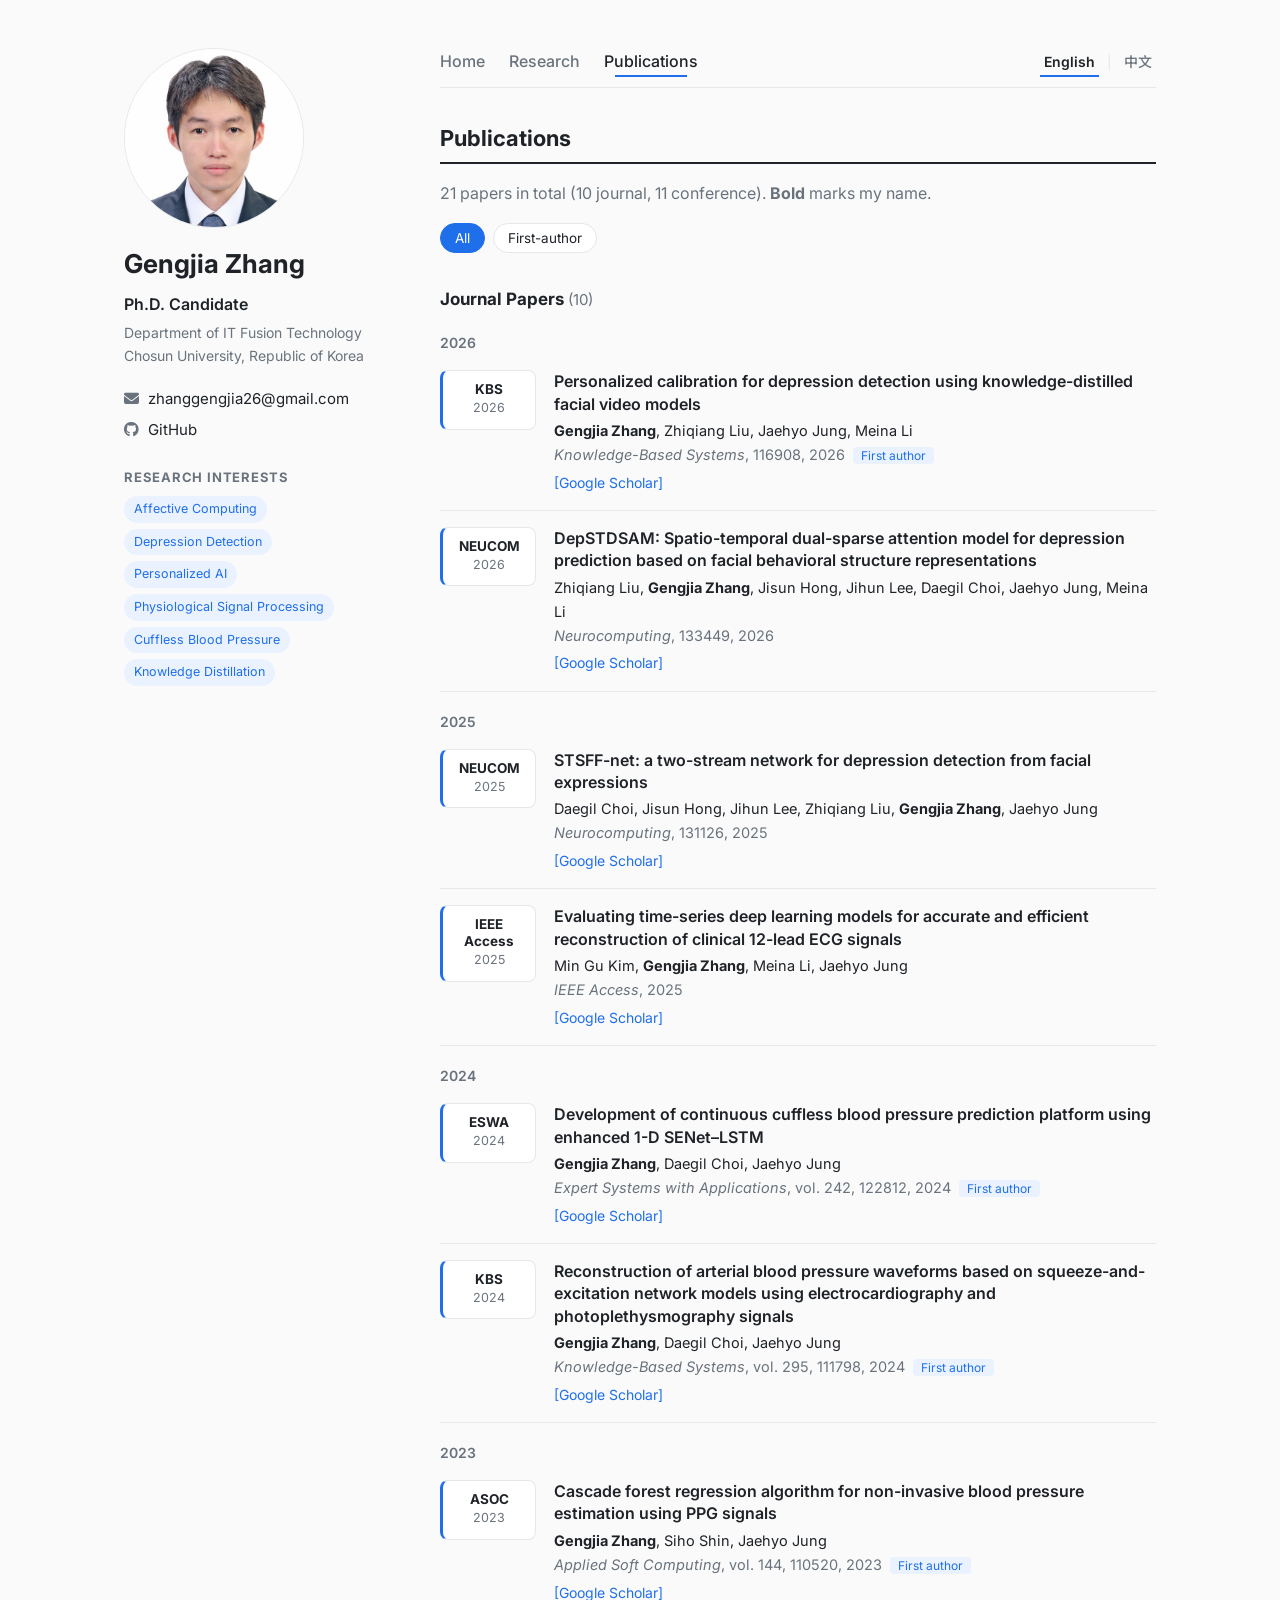
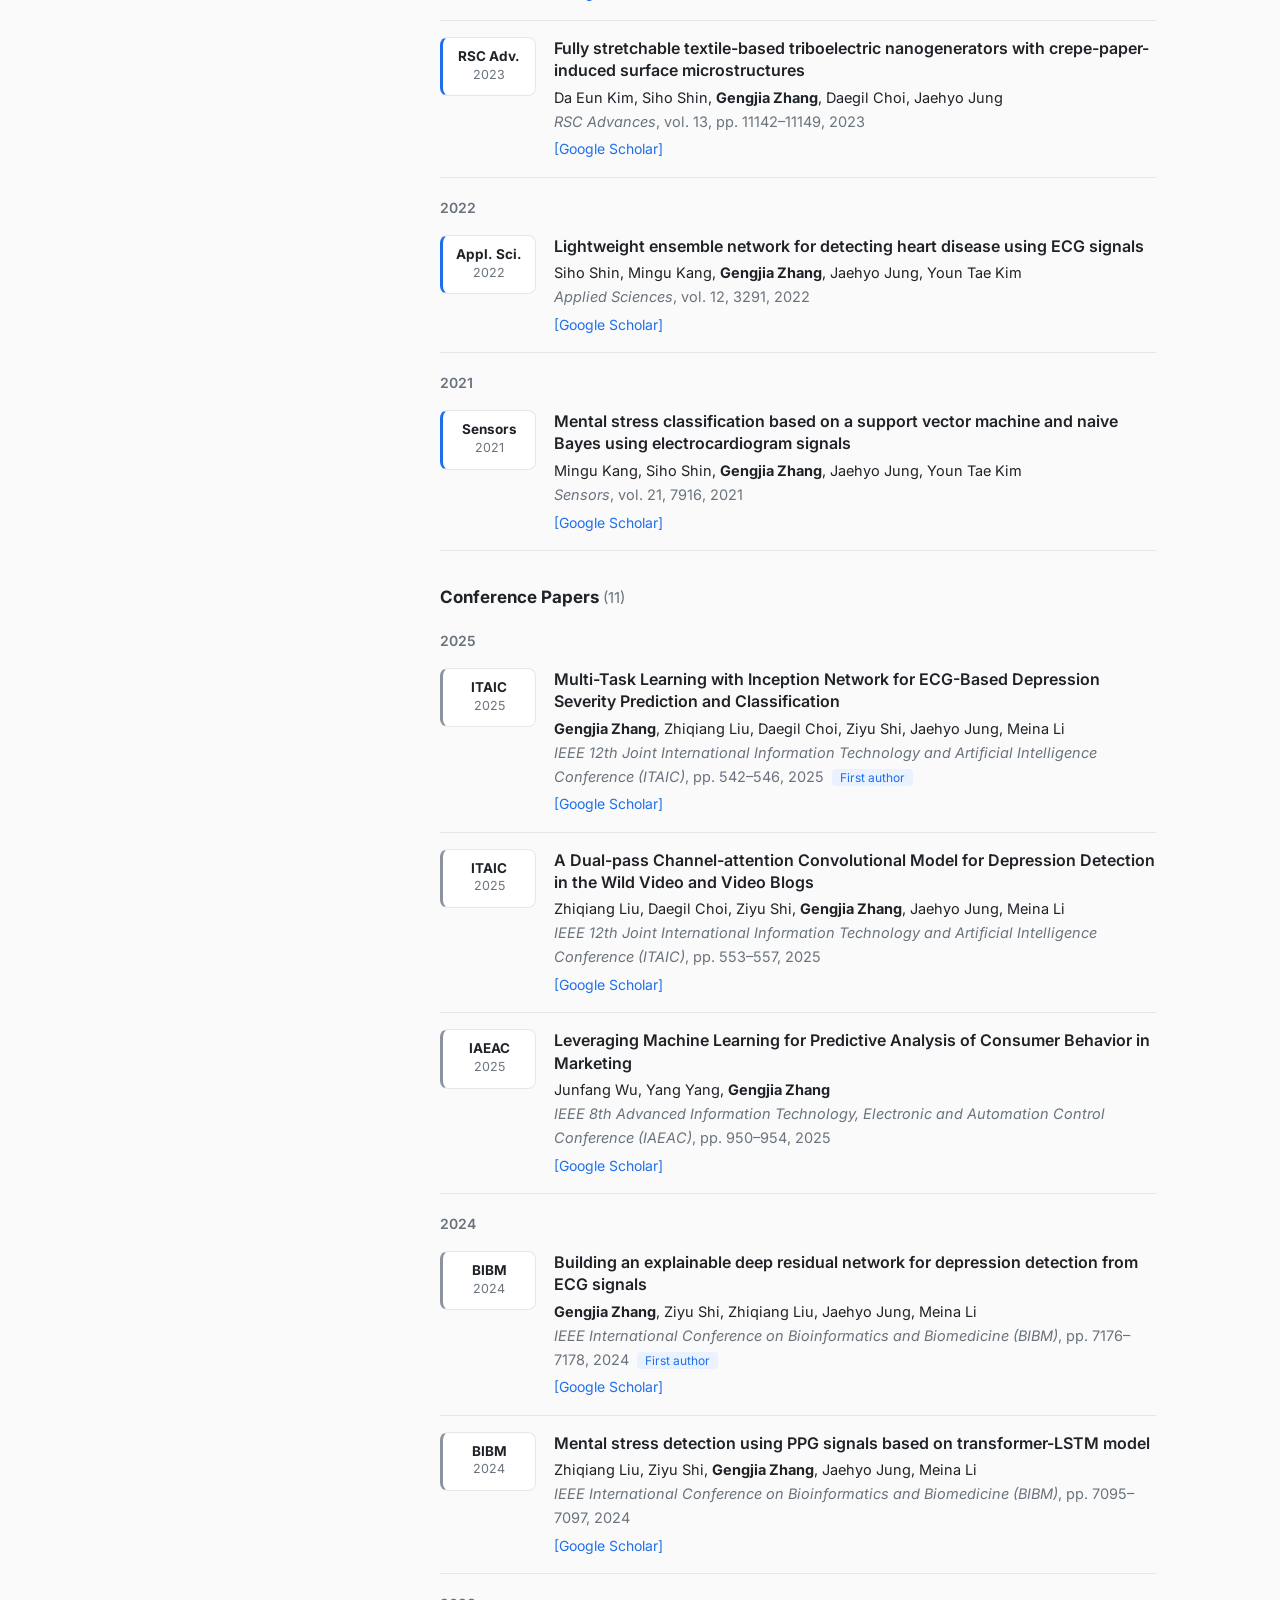
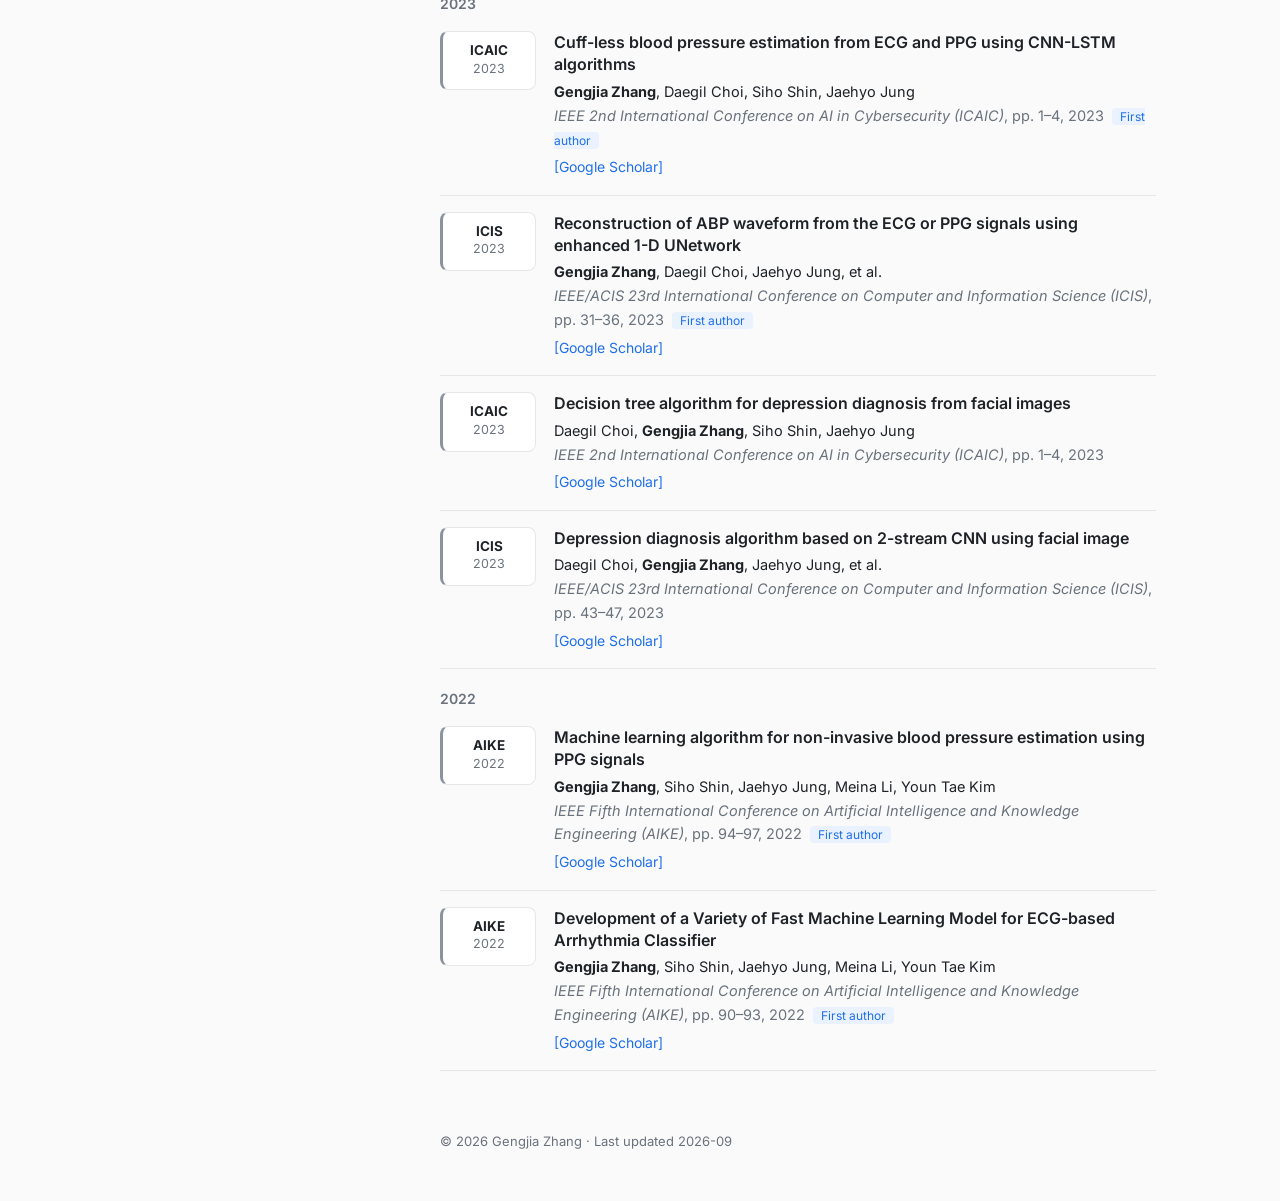
<file: publications.html>
<!DOCTYPE html>
<html lang="en">
<head>
<meta charset="utf-8">
<meta name="viewport" content="width=device-width, initial-scale=1">
<title>Publications · Gengjia Zhang</title>
<meta name="description" content="Gengjia Zhang — Ph.D. Candidate, Chosun University, Republic of Korea. Affective computing, depression detection, physiological signal processing.">
<link rel="preconnect" href="https://fonts.googleapis.com">
<link rel="preconnect" href="https://fonts.gstatic.com" crossorigin>
<link href="https://fonts.googleapis.com/css2?family=Inter:wght@400;500;600;700&family=Noto+Sans+SC:wght@400;500;700&display=swap" rel="stylesheet">
<link rel="stylesheet" href="https://cdnjs.cloudflare.com/ajax/libs/font-awesome/6.5.1/css/all.min.css">
<link rel="stylesheet" href="main.css">
</head>
<body>
<div class="wrap">
<aside class="sidebar">
  <img class="avatar" src="profile.jpg" alt="Gengjia Zhang">
  <h1 class="name">Gengjia Zhang</h1>
  <div class="position"><span>Ph.D. Candidate</span></div>
  <div class="affil"><span>Department of IT Fusion Technology</span><br><span>Chosun University, Republic of Korea</span></div>
  <ul class="links"><li><a href="mailto:zhanggengjia26@gmail.com"><i class="fa-solid fa-envelope"></i> zhanggengjia26@gmail.com</a></li><li><a href="https://github.com/zhanggengjia26" target="_blank"><i class="fa-brands fa-github"></i> GitHub</a></li></ul>
  <div class="interests"><h3><span>Research Interests</span></h3><ul><li><span>Affective Computing</span></li><li><span>Depression Detection</span></li><li><span>Personalized AI</span></li><li><span>Physiological Signal Processing</span></li><li><span>Cuffless Blood Pressure</span></li><li><span>Knowledge Distillation</span></li></ul></div>
</aside>
<main class="content">
<nav class="topnav"><div class="nav-links"><a href="index.html"><span>Home</span></a><a href="research.html"><span>Research</span></a><a href="publications.html" class=active><span>Publications</span></a></div>
  <div class="lang-switch"><a href="publications.html" class="on">English</a><span class="sep">|</span><a href="publications-zh.html" class="">中文</a></div></nav>

<section>
<h2><span>Publications</span></h2>
<p class="muted"><span>21 papers in total (10 journal, 11 conference). <b>Bold</b> marks my name.</span></p>
<div class="filter" id="pub-filter">
  <button data-f="all" class="on"><span>All</span></button>
  <button data-f="first"><span>First-author</span></button>
</div>
<h3 class="group"><span>Journal Papers</span> <span class="count">(10)</span></h3><div class="year">2026</div><div class="pub" data-first="1">
  <div class="badge journal"><div class="b-abbr">KBS</div><div class="b-year">2026</div></div>
  <div class="pub-body">
    <div class="pub-title">Personalized calibration for depression detection using knowledge-distilled facial video models</div>
    <div class="pub-authors"><b>Gengjia Zhang</b>, Zhiqiang Liu, Jaehyo Jung, Meina Li</div>
    <div class="pub-venue"><i>Knowledge-Based Systems</i>, 116908, 2026<span class="tag"><span>First author</span></span></div>
    <div class="pub-links"><a href="https://scholar.google.com/scholar?q=%22Personalized+calibration+for+depression+detection+using+knowledge-distilled+facial+video+models%22" target="_blank" rel="noopener">[Google Scholar]</a></div>
  </div>
</div><div class="pub" data-first="0">
  <div class="badge journal"><div class="b-abbr">NEUCOM</div><div class="b-year">2026</div></div>
  <div class="pub-body">
    <div class="pub-title">DepSTDSAM: Spatio-temporal dual-sparse attention model for depression prediction based on facial behavioral structure representations</div>
    <div class="pub-authors">Zhiqiang Liu, <b>Gengjia Zhang</b>, Jisun Hong, Jihun Lee, Daegil Choi, Jaehyo Jung, Meina Li</div>
    <div class="pub-venue"><i>Neurocomputing</i>, 133449, 2026</div>
    <div class="pub-links"><a href="https://scholar.google.com/scholar?q=%22DepSTDSAM:+Spatio-temporal+dual-sparse+attention+model+for+depression+prediction+based+on+facial+behavioral+structure+representations%22" target="_blank" rel="noopener">[Google Scholar]</a></div>
  </div>
</div><div class="year">2025</div><div class="pub" data-first="0">
  <div class="badge journal"><div class="b-abbr">NEUCOM</div><div class="b-year">2025</div></div>
  <div class="pub-body">
    <div class="pub-title">STSFF-net: a two-stream network for depression detection from facial expressions</div>
    <div class="pub-authors">Daegil Choi, Jisun Hong, Jihun Lee, Zhiqiang Liu, <b>Gengjia Zhang</b>, Jaehyo Jung</div>
    <div class="pub-venue"><i>Neurocomputing</i>, 131126, 2025</div>
    <div class="pub-links"><a href="https://scholar.google.com/scholar?q=%22STSFF-net:+a+two-stream+network+for+depression+detection+from+facial+expressions%22" target="_blank" rel="noopener">[Google Scholar]</a></div>
  </div>
</div><div class="pub" data-first="0">
  <div class="badge journal"><div class="b-abbr">IEEE Access</div><div class="b-year">2025</div></div>
  <div class="pub-body">
    <div class="pub-title">Evaluating time-series deep learning models for accurate and efficient reconstruction of clinical 12-lead ECG signals</div>
    <div class="pub-authors">Min Gu Kim, <b>Gengjia Zhang</b>, Meina Li, Jaehyo Jung</div>
    <div class="pub-venue"><i>IEEE Access</i>, 2025</div>
    <div class="pub-links"><a href="https://scholar.google.com/scholar?q=%22Evaluating+time-series+deep+learning+models+for+accurate+and+efficient+reconstruction+of+clinical+12-lead+ECG+signals%22" target="_blank" rel="noopener">[Google Scholar]</a></div>
  </div>
</div><div class="year">2024</div><div class="pub" data-first="1">
  <div class="badge journal"><div class="b-abbr">ESWA</div><div class="b-year">2024</div></div>
  <div class="pub-body">
    <div class="pub-title">Development of continuous cuffless blood pressure prediction platform using enhanced 1-D SENet–LSTM</div>
    <div class="pub-authors"><b>Gengjia Zhang</b>, Daegil Choi, Jaehyo Jung</div>
    <div class="pub-venue"><i>Expert Systems with Applications</i>, vol. 242, 122812, 2024<span class="tag"><span>First author</span></span></div>
    <div class="pub-links"><a href="https://scholar.google.com/scholar?q=%22Development+of+continuous+cuffless+blood+pressure+prediction+platform+using+enhanced+1-D+SENet–LSTM%22" target="_blank" rel="noopener">[Google Scholar]</a></div>
  </div>
</div><div class="pub" data-first="1">
  <div class="badge journal"><div class="b-abbr">KBS</div><div class="b-year">2024</div></div>
  <div class="pub-body">
    <div class="pub-title">Reconstruction of arterial blood pressure waveforms based on squeeze-and-excitation network models using electrocardiography and photoplethysmography signals</div>
    <div class="pub-authors"><b>Gengjia Zhang</b>, Daegil Choi, Jaehyo Jung</div>
    <div class="pub-venue"><i>Knowledge-Based Systems</i>, vol. 295, 111798, 2024<span class="tag"><span>First author</span></span></div>
    <div class="pub-links"><a href="https://scholar.google.com/scholar?q=%22Reconstruction+of+arterial+blood+pressure+waveforms+based+on+squeeze-and-excitation+network+models+using+electrocardiography+and+photoplethysmography+signals%22" target="_blank" rel="noopener">[Google Scholar]</a></div>
  </div>
</div><div class="year">2023</div><div class="pub" data-first="1">
  <div class="badge journal"><div class="b-abbr">ASOC</div><div class="b-year">2023</div></div>
  <div class="pub-body">
    <div class="pub-title">Cascade forest regression algorithm for non-invasive blood pressure estimation using PPG signals</div>
    <div class="pub-authors"><b>Gengjia Zhang</b>, Siho Shin, Jaehyo Jung</div>
    <div class="pub-venue"><i>Applied Soft Computing</i>, vol. 144, 110520, 2023<span class="tag"><span>First author</span></span></div>
    <div class="pub-links"><a href="https://scholar.google.com/scholar?q=%22Cascade+forest+regression+algorithm+for+non-invasive+blood+pressure+estimation+using+PPG+signals%22" target="_blank" rel="noopener">[Google Scholar]</a></div>
  </div>
</div><div class="pub" data-first="0">
  <div class="badge journal"><div class="b-abbr">RSC Adv.</div><div class="b-year">2023</div></div>
  <div class="pub-body">
    <div class="pub-title">Fully stretchable textile-based triboelectric nanogenerators with crepe-paper-induced surface microstructures</div>
    <div class="pub-authors">Da Eun Kim, Siho Shin, <b>Gengjia Zhang</b>, Daegil Choi, Jaehyo Jung</div>
    <div class="pub-venue"><i>RSC Advances</i>, vol. 13, pp. 11142–11149, 2023</div>
    <div class="pub-links"><a href="https://scholar.google.com/scholar?q=%22Fully+stretchable+textile-based+triboelectric+nanogenerators+with+crepe-paper-induced+surface+microstructures%22" target="_blank" rel="noopener">[Google Scholar]</a></div>
  </div>
</div><div class="year">2022</div><div class="pub" data-first="0">
  <div class="badge journal"><div class="b-abbr">Appl. Sci.</div><div class="b-year">2022</div></div>
  <div class="pub-body">
    <div class="pub-title">Lightweight ensemble network for detecting heart disease using ECG signals</div>
    <div class="pub-authors">Siho Shin, Mingu Kang, <b>Gengjia Zhang</b>, Jaehyo Jung, Youn Tae Kim</div>
    <div class="pub-venue"><i>Applied Sciences</i>, vol. 12, 3291, 2022</div>
    <div class="pub-links"><a href="https://scholar.google.com/scholar?q=%22Lightweight+ensemble+network+for+detecting+heart+disease+using+ECG+signals%22" target="_blank" rel="noopener">[Google Scholar]</a></div>
  </div>
</div><div class="year">2021</div><div class="pub" data-first="0">
  <div class="badge journal"><div class="b-abbr">Sensors</div><div class="b-year">2021</div></div>
  <div class="pub-body">
    <div class="pub-title">Mental stress classification based on a support vector machine and naive Bayes using electrocardiogram signals</div>
    <div class="pub-authors">Mingu Kang, Siho Shin, <b>Gengjia Zhang</b>, Jaehyo Jung, Youn Tae Kim</div>
    <div class="pub-venue"><i>Sensors</i>, vol. 21, 7916, 2021</div>
    <div class="pub-links"><a href="https://scholar.google.com/scholar?q=%22Mental+stress+classification+based+on+a+support+vector+machine+and+naive+Bayes+using+electrocardiogram+signals%22" target="_blank" rel="noopener">[Google Scholar]</a></div>
  </div>
</div><h3 class="group"><span>Conference Papers</span> <span class="count">(11)</span></h3><div class="year">2025</div><div class="pub" data-first="1">
  <div class="badge conference"><div class="b-abbr">ITAIC</div><div class="b-year">2025</div></div>
  <div class="pub-body">
    <div class="pub-title">Multi-Task Learning with Inception Network for ECG-Based Depression Severity Prediction and Classification</div>
    <div class="pub-authors"><b>Gengjia Zhang</b>, Zhiqiang Liu, Daegil Choi, Ziyu Shi, Jaehyo Jung, Meina Li</div>
    <div class="pub-venue"><i>IEEE 12th Joint International Information Technology and Artificial Intelligence Conference (ITAIC)</i>, pp. 542–546, 2025<span class="tag"><span>First author</span></span></div>
    <div class="pub-links"><a href="https://scholar.google.com/scholar?q=%22Multi-Task+Learning+with+Inception+Network+for+ECG-Based+Depression+Severity+Prediction+and+Classification%22" target="_blank" rel="noopener">[Google Scholar]</a></div>
  </div>
</div><div class="pub" data-first="0">
  <div class="badge conference"><div class="b-abbr">ITAIC</div><div class="b-year">2025</div></div>
  <div class="pub-body">
    <div class="pub-title">A Dual-pass Channel-attention Convolutional Model for Depression Detection in the Wild Video and Video Blogs</div>
    <div class="pub-authors">Zhiqiang Liu, Daegil Choi, Ziyu Shi, <b>Gengjia Zhang</b>, Jaehyo Jung, Meina Li</div>
    <div class="pub-venue"><i>IEEE 12th Joint International Information Technology and Artificial Intelligence Conference (ITAIC)</i>, pp. 553–557, 2025</div>
    <div class="pub-links"><a href="https://scholar.google.com/scholar?q=%22A+Dual-pass+Channel-attention+Convolutional+Model+for+Depression+Detection+in+the+Wild+Video+and+Video+Blogs%22" target="_blank" rel="noopener">[Google Scholar]</a></div>
  </div>
</div><div class="pub" data-first="0">
  <div class="badge conference"><div class="b-abbr">IAEAC</div><div class="b-year">2025</div></div>
  <div class="pub-body">
    <div class="pub-title">Leveraging Machine Learning for Predictive Analysis of Consumer Behavior in Marketing</div>
    <div class="pub-authors">Junfang Wu, Yang Yang, <b>Gengjia Zhang</b></div>
    <div class="pub-venue"><i>IEEE 8th Advanced Information Technology, Electronic and Automation Control Conference (IAEAC)</i>, pp. 950–954, 2025</div>
    <div class="pub-links"><a href="https://scholar.google.com/scholar?q=%22Leveraging+Machine+Learning+for+Predictive+Analysis+of+Consumer+Behavior+in+Marketing%22" target="_blank" rel="noopener">[Google Scholar]</a></div>
  </div>
</div><div class="year">2024</div><div class="pub" data-first="1">
  <div class="badge conference"><div class="b-abbr">BIBM</div><div class="b-year">2024</div></div>
  <div class="pub-body">
    <div class="pub-title">Building an explainable deep residual network for depression detection from ECG signals</div>
    <div class="pub-authors"><b>Gengjia Zhang</b>, Ziyu Shi, Zhiqiang Liu, Jaehyo Jung, Meina Li</div>
    <div class="pub-venue"><i>IEEE International Conference on Bioinformatics and Biomedicine (BIBM)</i>, pp. 7176–7178, 2024<span class="tag"><span>First author</span></span></div>
    <div class="pub-links"><a href="https://scholar.google.com/scholar?q=%22Building+an+explainable+deep+residual+network+for+depression+detection+from+ECG+signals%22" target="_blank" rel="noopener">[Google Scholar]</a></div>
  </div>
</div><div class="pub" data-first="0">
  <div class="badge conference"><div class="b-abbr">BIBM</div><div class="b-year">2024</div></div>
  <div class="pub-body">
    <div class="pub-title">Mental stress detection using PPG signals based on transformer-LSTM model</div>
    <div class="pub-authors">Zhiqiang Liu, Ziyu Shi, <b>Gengjia Zhang</b>, Jaehyo Jung, Meina Li</div>
    <div class="pub-venue"><i>IEEE International Conference on Bioinformatics and Biomedicine (BIBM)</i>, pp. 7095–7097, 2024</div>
    <div class="pub-links"><a href="https://scholar.google.com/scholar?q=%22Mental+stress+detection+using+PPG+signals+based+on+transformer-LSTM+model%22" target="_blank" rel="noopener">[Google Scholar]</a></div>
  </div>
</div><div class="year">2023</div><div class="pub" data-first="1">
  <div class="badge conference"><div class="b-abbr">ICAIC</div><div class="b-year">2023</div></div>
  <div class="pub-body">
    <div class="pub-title">Cuff-less blood pressure estimation from ECG and PPG using CNN-LSTM algorithms</div>
    <div class="pub-authors"><b>Gengjia Zhang</b>, Daegil Choi, Siho Shin, Jaehyo Jung</div>
    <div class="pub-venue"><i>IEEE 2nd International Conference on AI in Cybersecurity (ICAIC)</i>, pp. 1–4, 2023<span class="tag"><span>First author</span></span></div>
    <div class="pub-links"><a href="https://scholar.google.com/scholar?q=%22Cuff-less+blood+pressure+estimation+from+ECG+and+PPG+using+CNN-LSTM+algorithms%22" target="_blank" rel="noopener">[Google Scholar]</a></div>
  </div>
</div><div class="pub" data-first="1">
  <div class="badge conference"><div class="b-abbr">ICIS</div><div class="b-year">2023</div></div>
  <div class="pub-body">
    <div class="pub-title">Reconstruction of ABP waveform from the ECG or PPG signals using enhanced 1-D UNetwork</div>
    <div class="pub-authors"><b>Gengjia Zhang</b>, Daegil Choi, Jaehyo Jung, et al.</div>
    <div class="pub-venue"><i>IEEE/ACIS 23rd International Conference on Computer and Information Science (ICIS)</i>, pp. 31–36, 2023<span class="tag"><span>First author</span></span></div>
    <div class="pub-links"><a href="https://scholar.google.com/scholar?q=%22Reconstruction+of+ABP+waveform+from+the+ECG+or+PPG+signals+using+enhanced+1-D+UNetwork%22" target="_blank" rel="noopener">[Google Scholar]</a></div>
  </div>
</div><div class="pub" data-first="0">
  <div class="badge conference"><div class="b-abbr">ICAIC</div><div class="b-year">2023</div></div>
  <div class="pub-body">
    <div class="pub-title">Decision tree algorithm for depression diagnosis from facial images</div>
    <div class="pub-authors">Daegil Choi, <b>Gengjia Zhang</b>, Siho Shin, Jaehyo Jung</div>
    <div class="pub-venue"><i>IEEE 2nd International Conference on AI in Cybersecurity (ICAIC)</i>, pp. 1–4, 2023</div>
    <div class="pub-links"><a href="https://scholar.google.com/scholar?q=%22Decision+tree+algorithm+for+depression+diagnosis+from+facial+images%22" target="_blank" rel="noopener">[Google Scholar]</a></div>
  </div>
</div><div class="pub" data-first="0">
  <div class="badge conference"><div class="b-abbr">ICIS</div><div class="b-year">2023</div></div>
  <div class="pub-body">
    <div class="pub-title">Depression diagnosis algorithm based on 2-stream CNN using facial image</div>
    <div class="pub-authors">Daegil Choi, <b>Gengjia Zhang</b>, Jaehyo Jung, et al.</div>
    <div class="pub-venue"><i>IEEE/ACIS 23rd International Conference on Computer and Information Science (ICIS)</i>, pp. 43–47, 2023</div>
    <div class="pub-links"><a href="https://scholar.google.com/scholar?q=%22Depression+diagnosis+algorithm+based+on+2-stream+CNN+using+facial+image%22" target="_blank" rel="noopener">[Google Scholar]</a></div>
  </div>
</div><div class="year">2022</div><div class="pub" data-first="1">
  <div class="badge conference"><div class="b-abbr">AIKE</div><div class="b-year">2022</div></div>
  <div class="pub-body">
    <div class="pub-title">Machine learning algorithm for non-invasive blood pressure estimation using PPG signals</div>
    <div class="pub-authors"><b>Gengjia Zhang</b>, Siho Shin, Jaehyo Jung, Meina Li, Youn Tae Kim</div>
    <div class="pub-venue"><i>IEEE Fifth International Conference on Artificial Intelligence and Knowledge Engineering (AIKE)</i>, pp. 94–97, 2022<span class="tag"><span>First author</span></span></div>
    <div class="pub-links"><a href="https://scholar.google.com/scholar?q=%22Machine+learning+algorithm+for+non-invasive+blood+pressure+estimation+using+PPG+signals%22" target="_blank" rel="noopener">[Google Scholar]</a></div>
  </div>
</div><div class="pub" data-first="1">
  <div class="badge conference"><div class="b-abbr">AIKE</div><div class="b-year">2022</div></div>
  <div class="pub-body">
    <div class="pub-title">Development of a Variety of Fast Machine Learning Model for ECG-based Arrhythmia Classifier</div>
    <div class="pub-authors"><b>Gengjia Zhang</b>, Siho Shin, Jaehyo Jung, Meina Li, Youn Tae Kim</div>
    <div class="pub-venue"><i>IEEE Fifth International Conference on Artificial Intelligence and Knowledge Engineering (AIKE)</i>, pp. 90–93, 2022<span class="tag"><span>First author</span></span></div>
    <div class="pub-links"><a href="https://scholar.google.com/scholar?q=%22Development+of+a+Variety+of+Fast+Machine+Learning+Model+for+ECG-based+Arrhythmia+Classifier%22" target="_blank" rel="noopener">[Google Scholar]</a></div>
  </div>
</div>
</section>

<footer class="footer">© 2026 Gengjia Zhang · <span>Last updated</span> 2026-09</footer>
</main>
</div>
<script src="main.js"></script>
</body>
</html>
</file>
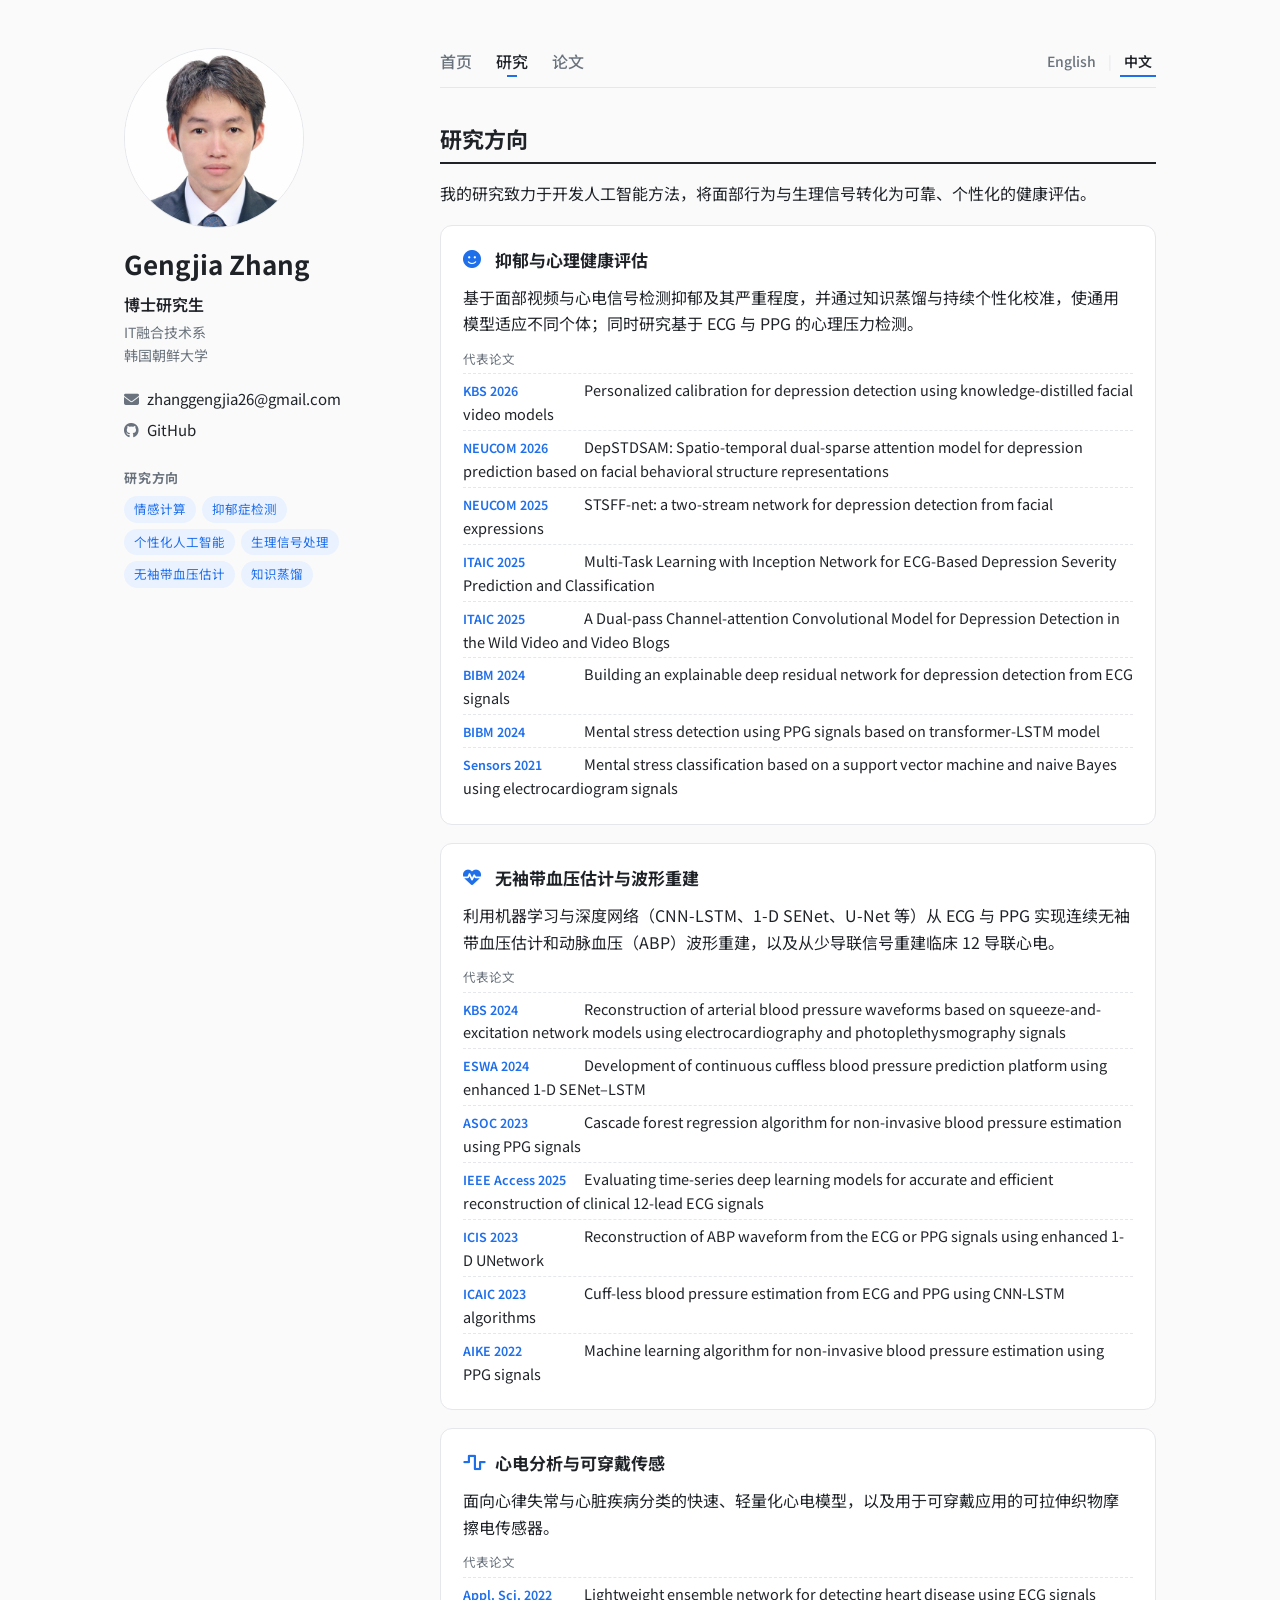
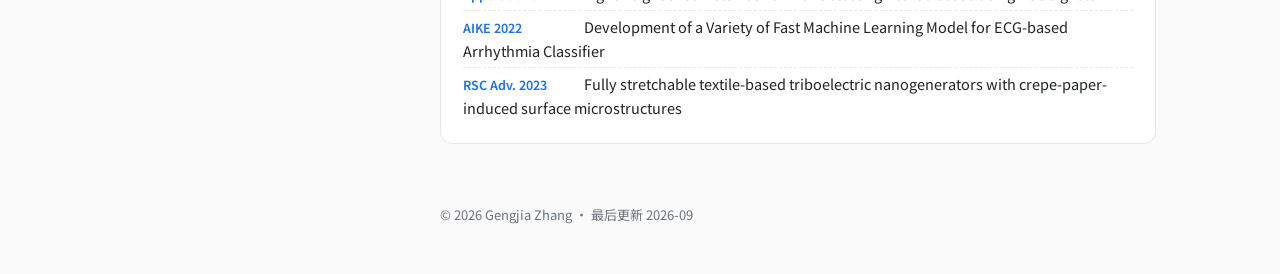
<file: research-zh.html>
<!DOCTYPE html>
<html lang="zh-CN">
<head>
<meta charset="utf-8">
<meta name="viewport" content="width=device-width, initial-scale=1">
<title>研究 · Gengjia Zhang</title>
<meta name="description" content="Gengjia Zhang — Ph.D. Candidate, Chosun University, Republic of Korea. Affective computing, depression detection, physiological signal processing.">
<link rel="preconnect" href="https://fonts.googleapis.com">
<link rel="preconnect" href="https://fonts.gstatic.com" crossorigin>
<link href="https://fonts.googleapis.com/css2?family=Inter:wght@400;500;600;700&family=Noto+Sans+SC:wght@400;500;700&display=swap" rel="stylesheet">
<link rel="stylesheet" href="https://cdnjs.cloudflare.com/ajax/libs/font-awesome/6.5.1/css/all.min.css">
<link rel="stylesheet" href="main.css">
</head>
<body>
<div class="wrap">
<aside class="sidebar">
  <img class="avatar" src="profile.jpg" alt="Gengjia Zhang">
  <h1 class="name">Gengjia Zhang</h1>
  <div class="position"><span>博士研究生</span></div>
  <div class="affil"><span>IT融合技术系</span><br><span>韩国朝鲜大学</span></div>
  <ul class="links"><li><a href="mailto:zhanggengjia26@gmail.com"><i class="fa-solid fa-envelope"></i> zhanggengjia26@gmail.com</a></li><li><a href="https://github.com/zhanggengjia26" target="_blank"><i class="fa-brands fa-github"></i> GitHub</a></li></ul>
  <div class="interests"><h3><span>研究方向</span></h3><ul><li><span>情感计算</span></li><li><span>抑郁症检测</span></li><li><span>个性化人工智能</span></li><li><span>生理信号处理</span></li><li><span>无袖带血压估计</span></li><li><span>知识蒸馏</span></li></ul></div>
</aside>
<main class="content">
<nav class="topnav"><div class="nav-links"><a href="index-zh.html"><span>首页</span></a><a href="research-zh.html" class=active><span>研究</span></a><a href="publications-zh.html"><span>论文</span></a></div>
  <div class="lang-switch"><a href="research.html" class="">English</a><span class="sep">|</span><a href="research-zh.html" class="on">中文</a></div></nav>

<section>
<h2><span>研究方向</span></h2>
<p><span>我的研究致力于开发人工智能方法，将面部行为与生理信号转化为可靠、个性化的健康评估。</span></p>
<div class="area">
  <div class="area-head"><i class="fa-solid fa-face-smile"></i><h3><span>抑郁与心理健康评估</span></h3></div>
  <p><span>基于面部视频与心电信号检测抑郁及其严重程度，并通过知识蒸馏与持续个性化校准，使通用模型适应不同个体；同时研究基于 ECG 与 PPG 的心理压力检测。</span></p>
  <div class="area-sub"><span>代表论文</span></div>
  <ul class="refs"><li><span class="r-venue">KBS 2026</span> Personalized calibration for depression detection using knowledge-distilled facial video models</li><li><span class="r-venue">NEUCOM 2026</span> DepSTDSAM: Spatio-temporal dual-sparse attention model for depression prediction based on facial behavioral structure representations</li><li><span class="r-venue">NEUCOM 2025</span> STSFF-net: a two-stream network for depression detection from facial expressions</li><li><span class="r-venue">ITAIC 2025</span> Multi-Task Learning with Inception Network for ECG-Based Depression Severity Prediction and Classification</li><li><span class="r-venue">ITAIC 2025</span> A Dual-pass Channel-attention Convolutional Model for Depression Detection in the Wild Video and Video Blogs</li><li><span class="r-venue">BIBM 2024</span> Building an explainable deep residual network for depression detection from ECG signals</li><li><span class="r-venue">BIBM 2024</span> Mental stress detection using PPG signals based on transformer-LSTM model</li><li><span class="r-venue">Sensors 2021</span> Mental stress classification based on a support vector machine and naive Bayes using electrocardiogram signals</li></ul>
</div><div class="area">
  <div class="area-head"><i class="fa-solid fa-heart-pulse"></i><h3><span>无袖带血压估计与波形重建</span></h3></div>
  <p><span>利用机器学习与深度网络（CNN-LSTM、1-D SENet、U-Net 等）从 ECG 与 PPG 实现连续无袖带血压估计和动脉血压（ABP）波形重建，以及从少导联信号重建临床 12 导联心电。</span></p>
  <div class="area-sub"><span>代表论文</span></div>
  <ul class="refs"><li><span class="r-venue">KBS 2024</span> Reconstruction of arterial blood pressure waveforms based on squeeze-and-excitation network models using electrocardiography and photoplethysmography signals</li><li><span class="r-venue">ESWA 2024</span> Development of continuous cuffless blood pressure prediction platform using enhanced 1-D SENet–LSTM</li><li><span class="r-venue">ASOC 2023</span> Cascade forest regression algorithm for non-invasive blood pressure estimation using PPG signals</li><li><span class="r-venue">IEEE Access 2025</span> Evaluating time-series deep learning models for accurate and efficient reconstruction of clinical 12-lead ECG signals</li><li><span class="r-venue">ICIS 2023</span> Reconstruction of ABP waveform from the ECG or PPG signals using enhanced 1-D UNetwork</li><li><span class="r-venue">ICAIC 2023</span> Cuff-less blood pressure estimation from ECG and PPG using CNN-LSTM algorithms</li><li><span class="r-venue">AIKE 2022</span> Machine learning algorithm for non-invasive blood pressure estimation using PPG signals</li></ul>
</div><div class="area">
  <div class="area-head"><i class="fa-solid fa-wave-square"></i><h3><span>心电分析与可穿戴传感</span></h3></div>
  <p><span>面向心律失常与心脏疾病分类的快速、轻量化心电模型，以及用于可穿戴应用的可拉伸织物摩擦电传感器。</span></p>
  <div class="area-sub"><span>代表论文</span></div>
  <ul class="refs"><li><span class="r-venue">Appl. Sci. 2022</span> Lightweight ensemble network for detecting heart disease using ECG signals</li><li><span class="r-venue">AIKE 2022</span> Development of a Variety of Fast Machine Learning Model for ECG-based Arrhythmia Classifier</li><li><span class="r-venue">RSC Adv. 2023</span> Fully stretchable textile-based triboelectric nanogenerators with crepe-paper-induced surface microstructures</li></ul>
</div>
</section>

<footer class="footer">© 2026 Gengjia Zhang · <span>最后更新</span> 2026-09</footer>
</main>
</div>
<script src="main.js"></script>
</body>
</html>
</file>
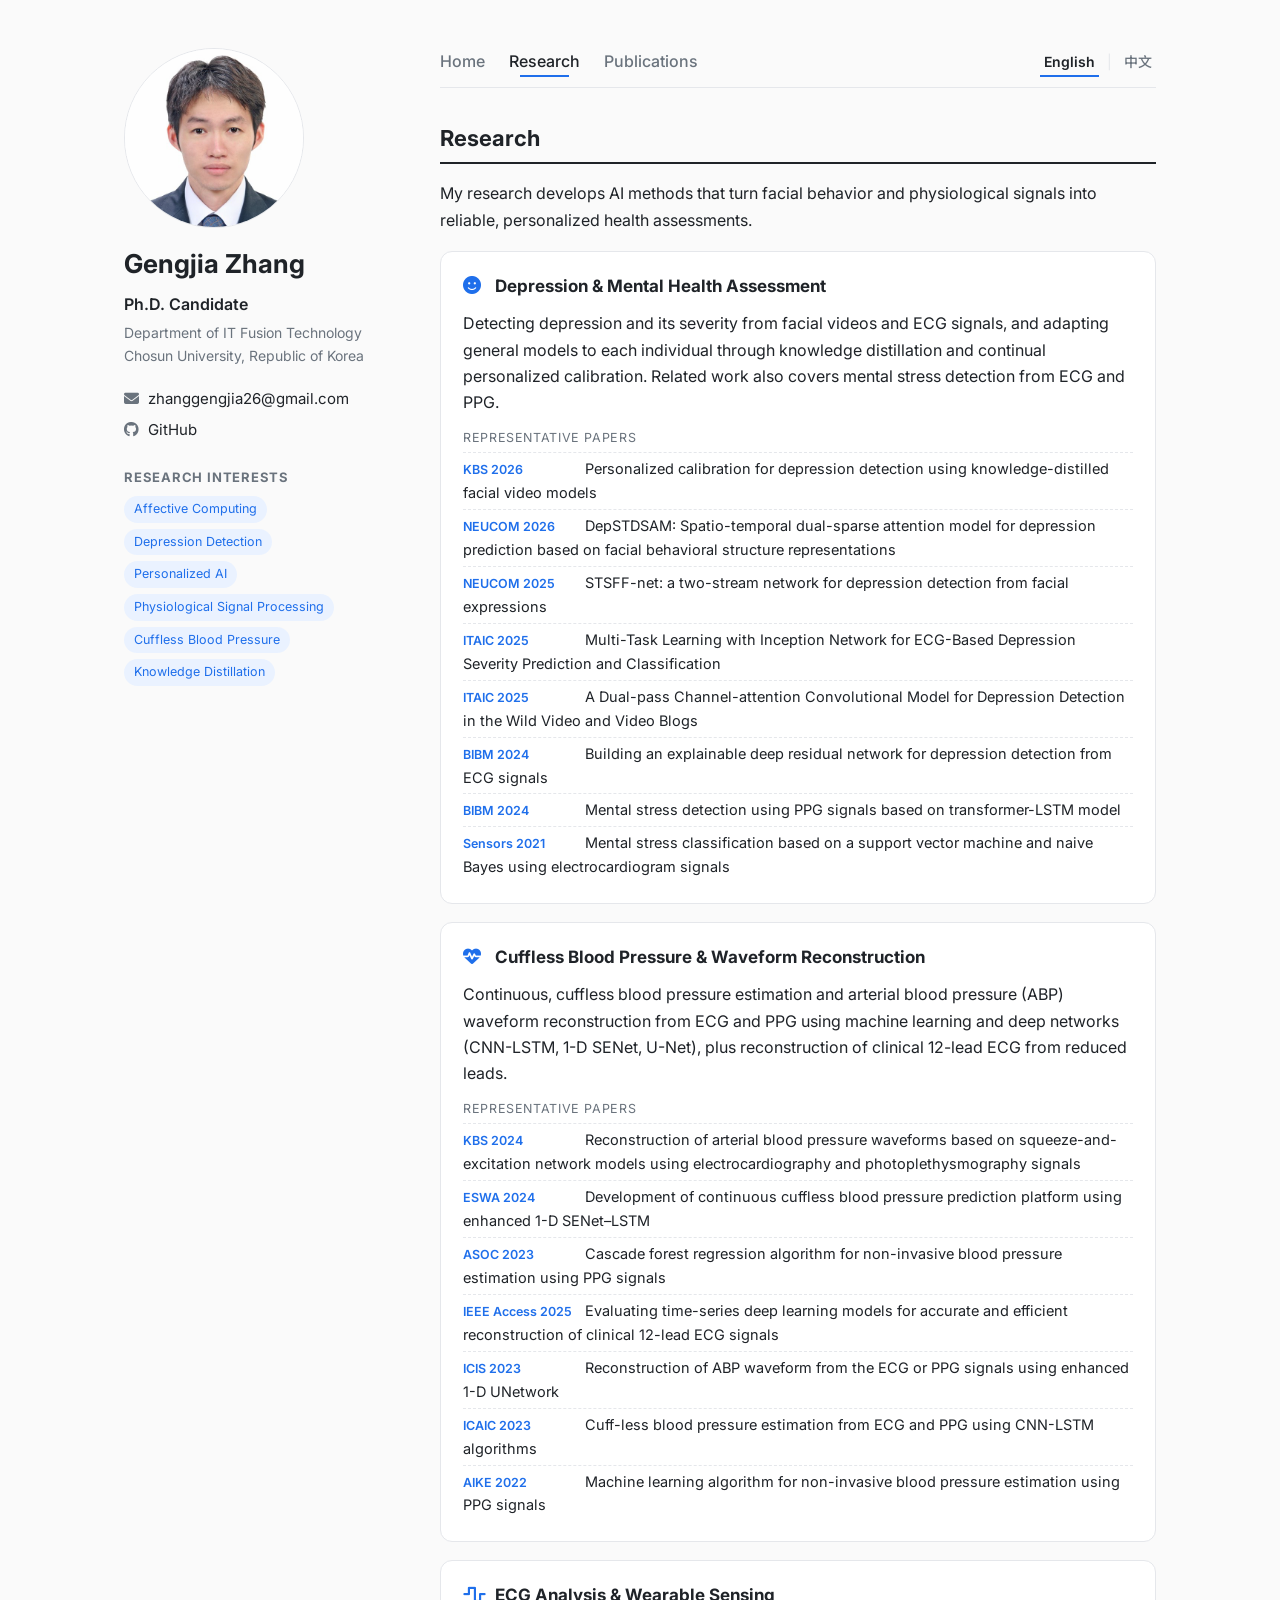
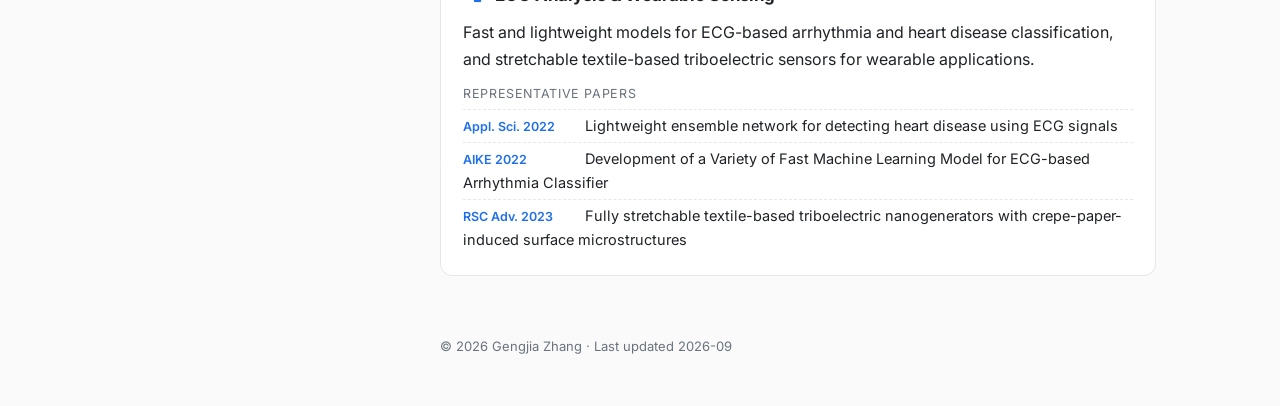
<file: research.html>
<!DOCTYPE html>
<html lang="en">
<head>
<meta charset="utf-8">
<meta name="viewport" content="width=device-width, initial-scale=1">
<title>Research · Gengjia Zhang</title>
<meta name="description" content="Gengjia Zhang — Ph.D. Candidate, Chosun University, Republic of Korea. Affective computing, depression detection, physiological signal processing.">
<link rel="preconnect" href="https://fonts.googleapis.com">
<link rel="preconnect" href="https://fonts.gstatic.com" crossorigin>
<link href="https://fonts.googleapis.com/css2?family=Inter:wght@400;500;600;700&family=Noto+Sans+SC:wght@400;500;700&display=swap" rel="stylesheet">
<link rel="stylesheet" href="https://cdnjs.cloudflare.com/ajax/libs/font-awesome/6.5.1/css/all.min.css">
<link rel="stylesheet" href="main.css">
</head>
<body>
<div class="wrap">
<aside class="sidebar">
  <img class="avatar" src="profile.jpg" alt="Gengjia Zhang">
  <h1 class="name">Gengjia Zhang</h1>
  <div class="position"><span>Ph.D. Candidate</span></div>
  <div class="affil"><span>Department of IT Fusion Technology</span><br><span>Chosun University, Republic of Korea</span></div>
  <ul class="links"><li><a href="mailto:zhanggengjia26@gmail.com"><i class="fa-solid fa-envelope"></i> zhanggengjia26@gmail.com</a></li><li><a href="https://github.com/zhanggengjia26" target="_blank"><i class="fa-brands fa-github"></i> GitHub</a></li></ul>
  <div class="interests"><h3><span>Research Interests</span></h3><ul><li><span>Affective Computing</span></li><li><span>Depression Detection</span></li><li><span>Personalized AI</span></li><li><span>Physiological Signal Processing</span></li><li><span>Cuffless Blood Pressure</span></li><li><span>Knowledge Distillation</span></li></ul></div>
</aside>
<main class="content">
<nav class="topnav"><div class="nav-links"><a href="index.html"><span>Home</span></a><a href="research.html" class=active><span>Research</span></a><a href="publications.html"><span>Publications</span></a></div>
  <div class="lang-switch"><a href="research.html" class="on">English</a><span class="sep">|</span><a href="research-zh.html" class="">中文</a></div></nav>

<section>
<h2><span>Research</span></h2>
<p><span>My research develops AI methods that turn facial behavior and physiological signals into reliable, personalized health assessments.</span></p>
<div class="area">
  <div class="area-head"><i class="fa-solid fa-face-smile"></i><h3><span>Depression &amp; Mental Health Assessment</span></h3></div>
  <p><span>Detecting depression and its severity from facial videos and ECG signals, and adapting general models to each individual through knowledge distillation and continual personalized calibration. Related work also covers mental stress detection from ECG and PPG.</span></p>
  <div class="area-sub"><span>Representative papers</span></div>
  <ul class="refs"><li><span class="r-venue">KBS 2026</span> Personalized calibration for depression detection using knowledge-distilled facial video models</li><li><span class="r-venue">NEUCOM 2026</span> DepSTDSAM: Spatio-temporal dual-sparse attention model for depression prediction based on facial behavioral structure representations</li><li><span class="r-venue">NEUCOM 2025</span> STSFF-net: a two-stream network for depression detection from facial expressions</li><li><span class="r-venue">ITAIC 2025</span> Multi-Task Learning with Inception Network for ECG-Based Depression Severity Prediction and Classification</li><li><span class="r-venue">ITAIC 2025</span> A Dual-pass Channel-attention Convolutional Model for Depression Detection in the Wild Video and Video Blogs</li><li><span class="r-venue">BIBM 2024</span> Building an explainable deep residual network for depression detection from ECG signals</li><li><span class="r-venue">BIBM 2024</span> Mental stress detection using PPG signals based on transformer-LSTM model</li><li><span class="r-venue">Sensors 2021</span> Mental stress classification based on a support vector machine and naive Bayes using electrocardiogram signals</li></ul>
</div><div class="area">
  <div class="area-head"><i class="fa-solid fa-heart-pulse"></i><h3><span>Cuffless Blood Pressure &amp; Waveform Reconstruction</span></h3></div>
  <p><span>Continuous, cuffless blood pressure estimation and arterial blood pressure (ABP) waveform reconstruction from ECG and PPG using machine learning and deep networks (CNN-LSTM, 1-D SENet, U-Net), plus reconstruction of clinical 12-lead ECG from reduced leads.</span></p>
  <div class="area-sub"><span>Representative papers</span></div>
  <ul class="refs"><li><span class="r-venue">KBS 2024</span> Reconstruction of arterial blood pressure waveforms based on squeeze-and-excitation network models using electrocardiography and photoplethysmography signals</li><li><span class="r-venue">ESWA 2024</span> Development of continuous cuffless blood pressure prediction platform using enhanced 1-D SENet–LSTM</li><li><span class="r-venue">ASOC 2023</span> Cascade forest regression algorithm for non-invasive blood pressure estimation using PPG signals</li><li><span class="r-venue">IEEE Access 2025</span> Evaluating time-series deep learning models for accurate and efficient reconstruction of clinical 12-lead ECG signals</li><li><span class="r-venue">ICIS 2023</span> Reconstruction of ABP waveform from the ECG or PPG signals using enhanced 1-D UNetwork</li><li><span class="r-venue">ICAIC 2023</span> Cuff-less blood pressure estimation from ECG and PPG using CNN-LSTM algorithms</li><li><span class="r-venue">AIKE 2022</span> Machine learning algorithm for non-invasive blood pressure estimation using PPG signals</li></ul>
</div><div class="area">
  <div class="area-head"><i class="fa-solid fa-wave-square"></i><h3><span>ECG Analysis &amp; Wearable Sensing</span></h3></div>
  <p><span>Fast and lightweight models for ECG-based arrhythmia and heart disease classification, and stretchable textile-based triboelectric sensors for wearable applications.</span></p>
  <div class="area-sub"><span>Representative papers</span></div>
  <ul class="refs"><li><span class="r-venue">Appl. Sci. 2022</span> Lightweight ensemble network for detecting heart disease using ECG signals</li><li><span class="r-venue">AIKE 2022</span> Development of a Variety of Fast Machine Learning Model for ECG-based Arrhythmia Classifier</li><li><span class="r-venue">RSC Adv. 2023</span> Fully stretchable textile-based triboelectric nanogenerators with crepe-paper-induced surface microstructures</li></ul>
</div>
</section>

<footer class="footer">© 2026 Gengjia Zhang · <span>Last updated</span> 2026-09</footer>
</main>
</div>
<script src="main.js"></script>
</body>
</html>
</file>
<file: main.css>
:root {
  --bg: #fafafa;
  --card: #ffffff;
  --text: #1f2328;
  --muted: #6a737d;
  --line: #e5e7eb;
  --accent: #1f6feb;
  --accent-soft: #eaf2ff;
}
@media (prefers-color-scheme: dark) {
  :root {
    --bg: #0f1115;
    --card: #161a21;
    --text: #e6e8eb;
    --muted: #9aa4b2;
    --line: #2a303a;
    --accent: #6ea8fe;
    --accent-soft: #1b2a44;
  }
}

* { box-sizing: border-box; }
html { scroll-behavior: smooth; }
body {
  margin: 0;
  background: var(--bg);
  color: var(--text);
  font-family: "Inter", "Noto Sans SC", system-ui, -apple-system, sans-serif;
  font-size: 16px;
  line-height: 1.65;
}
a { color: var(--accent); text-decoration: none; }
a:hover { text-decoration: underline; }

.wrap {
  max-width: 1080px;
  margin: 0 auto;
  padding: 48px 24px;
  display: grid;
  grid-template-columns: 260px 1fr;
  gap: 56px;
}

/* ---------- Sidebar ---------- */
.sidebar { position: sticky; top: 40px; align-self: start; }
.avatar {
  width: 180px; height: 180px; border-radius: 50%;
  object-fit: cover; display: block; margin-bottom: 20px;
  border: 1px solid var(--line);
}
.name { font-size: 26px; font-weight: 700; margin: 0; line-height: 1.25; }
.name-native { color: var(--muted); margin-top: 2px; }
.position { font-weight: 600; margin-top: 10px; }
.affil { color: var(--muted); font-size: 14px; margin-top: 4px; }
.links { list-style: none; padding: 0; margin: 20px 0; }
.links li { margin: 6px 0; font-size: 15px; }
.links i { width: 20px; color: var(--muted); }
.links a { color: var(--text); }
.links a:hover { color: var(--accent); text-decoration: none; }
.interests h3 {
  font-size: 13px; text-transform: uppercase; letter-spacing: .06em;
  color: var(--muted); margin: 24px 0 8px;
}
.interests ul { list-style: none; padding: 0; margin: 0; display: flex; flex-wrap: wrap; gap: 6px; }
.interests li {
  font-size: 12.5px; padding: 3px 10px; border-radius: 999px;
  background: var(--accent-soft); color: var(--accent);
}

/* ---------- Content ---------- */
.content { min-width: 0; }
.topnav {
  display: flex; gap: 24px; border-bottom: 1px solid var(--line);
  padding-bottom: 12px; margin-bottom: 32px; flex-wrap: wrap;
}
.topnav a { color: var(--muted); font-weight: 500; }
.topnav a.active, .topnav a:hover { color: var(--text); text-decoration: none; }
.topnav a.active { box-shadow: 0 13px 0 -11px var(--accent); }

section { margin-bottom: 44px; }
h2 {
  font-size: 22px; margin: 0 0 16px; padding-bottom: 6px;
  border-bottom: 2px solid var(--text); display: flex; align-items: baseline; justify-content: space-between;
}
h3.group { font-size: 17px; margin: 32px 0 12px; color: var(--text); }
.see-all { font-size: 14px; font-weight: 500; }
.muted { color: var(--muted); }

/* News */
.news { list-style: none; padding: 0; margin: 0; }
.news li { display: grid; grid-template-columns: 90px 1fr; gap: 12px; padding: 7px 0; border-bottom: 1px dashed var(--line); }
.news-date { color: var(--muted); font-size: 14px; font-variant-numeric: tabular-nums; }
.news-hidden { display: none !important; }
.news.expanded .news-hidden { display: grid !important; }
.more-btn {
  margin-top: 10px; background: none; border: 1px solid var(--line); color: var(--text);
  padding: 4px 14px; border-radius: 6px; cursor: pointer; font: inherit; font-size: 14px;
}
.more-btn:hover { border-color: var(--accent); color: var(--accent); }

/* Publications */
.pub {
  display: flex; gap: 20px; padding: 16px 0; border-bottom: 1px solid var(--line);
}
.pub-img {
  width: 200px; flex-shrink: 0; border-radius: 6px; border: 1px solid var(--line);
  background: var(--card); object-fit: contain; aspect-ratio: 16/10;
}
.pub-title { font-weight: 600; line-height: 1.4; }
.pub-authors { font-size: 14.5px; margin-top: 4px; }
.pub-venue { font-size: 14.5px; color: var(--muted); }
.pub-links { margin-top: 4px; font-size: 14px; }
.pub-links a { margin-right: 8px; }
.tag {
  font-size: 12px; padding: 1px 8px; border-radius: 4px; margin-left: 6px;
  background: var(--accent-soft); color: var(--accent); font-style: normal;
}

/* Research pipeline */
.pipeline { display: flex; align-items: stretch; gap: 8px; margin: 24px 0; }
.stage {
  flex: 1; background: var(--card); border: 1px solid var(--line);
  border-radius: 10px; padding: 14px;
}
.stage-num { font-size: 12px; color: var(--accent); font-weight: 700; }
.stage-title { font-weight: 600; margin: 2px 0 6px; line-height: 1.3; }
.stage-desc { font-size: 13.5px; color: var(--muted); line-height: 1.5; }
.arrow { align-self: center; color: var(--muted); font-size: 20px; }
ul.plain { padding-left: 20px; }
ul.plain li { margin: 6px 0; }

/* CV */
.btn {
  display: inline-block; padding: 6px 16px; border-radius: 6px;
  background: var(--accent); color: #fff;
}
.btn:hover { text-decoration: none; opacity: .9; }
.timeline { list-style: none; padding: 0; margin: 0; }
.timeline li { display: grid; grid-template-columns: 130px 1fr; gap: 12px; padding: 8px 0; border-bottom: 1px dashed var(--line); }
.t-date { color: var(--muted); font-size: 14px; }

.footer { margin-top: 60px; color: var(--muted); font-size: 13px; }

/* ---------- Mobile ---------- */
@media (max-width: 820px) {
  .wrap { grid-template-columns: 1fr; gap: 24px; padding: 28px 16px; }
  .sidebar { position: static; text-align: center; }
  .avatar { width: 130px; height: 130px; margin: 0 auto 14px; }
  .links { display: flex; flex-wrap: wrap; justify-content: center; gap: 4px 16px; }
  .interests ul { justify-content: center; }
  .pub { flex-direction: column; gap: 10px; }
  .pub-img { width: 100%; max-width: 360px; }
  .pipeline { flex-direction: column; }
  .arrow { transform: rotate(90deg); }
  .news li { grid-template-columns: 1fr; gap: 0; }
  .timeline li { grid-template-columns: 1fr; gap: 0; }
}

/* ============ Bilingual ============ */
html[lang="en"] .zh, html[lang="zh"] .en { display: none !important; }
html[lang^="zh"] body { font-family: "Noto Sans SC", "Inter", system-ui, sans-serif; }
.topnav { justify-content: space-between; align-items: center; }
.nav-links { display: flex; gap: 24px; flex-wrap: wrap; }
.lang-switch { display: flex; align-items: center; gap: 8px; font-size: 14px; }
.lang-switch a { color: var(--muted); padding: 2px 4px; }
.lang-switch a.on { color: var(--text); font-weight: 600; box-shadow: 0 2px 0 var(--accent); }
.lang-switch a:hover { color: var(--accent); text-decoration: none; }
.lang-switch .sep { color: var(--line); }
.lang-btn {
  font: inherit; font-size: 13.5px; cursor: pointer; color: var(--text);
  background: var(--card); border: 1px solid var(--line); border-radius: 999px; padding: 3px 14px;
}
.lang-btn:hover { border-color: var(--accent); color: var(--accent); }
.links li a { word-break: break-all; }

/* Stats */
.stats { display: grid; grid-template-columns: repeat(4, 1fr); gap: 10px; margin-top: 20px; }
.stats div {
  background: var(--card); border: 1px solid var(--line); border-radius: 10px;
  padding: 12px 14px; font-size: 13.5px; color: var(--muted);
}
.stats b { display: block; font-size: 24px; color: var(--text); line-height: 1.2; }

/* Venue badge */
.badge {
  width: 96px; flex-shrink: 0; border-radius: 8px; padding: 10px 6px; text-align: center;
  align-self: flex-start; border: 1px solid var(--line); background: var(--card);
}
.badge.journal { border-left: 3px solid var(--accent); }
.badge.conference { border-left: 3px solid #8b949e; }
.b-abbr { font-weight: 700; font-size: 13.5px; line-height: 1.25; word-break: break-word; }
.b-year { font-size: 12.5px; color: var(--muted); }
.pub { gap: 18px; }
.pub-venue .tag { margin-left: 8px; }
.year { font-weight: 600; color: var(--muted); margin: 18px 0 0; font-size: 14px; }
.count { color: var(--muted); font-weight: 400; font-size: 15px; }
.filter { display: flex; gap: 8px; margin: 8px 0 4px; }
.filter button {
  font: inherit; font-size: 13.5px; cursor: pointer; background: var(--card); color: var(--text);
  border: 1px solid var(--line); border-radius: 999px; padding: 3px 14px;
}
.filter button.on { background: var(--accent); border-color: var(--accent); color: #fff; }
.only-first .pub[data-first="0"] { display: none; }

/* Research areas */
.area {
  background: var(--card); border: 1px solid var(--line); border-radius: 12px;
  padding: 20px 22px; margin: 18px 0;
}
.area-head { display: flex; align-items: center; gap: 10px; }
.area-head i { color: var(--accent); font-size: 18px; width: 22px; }
.area-head h3 { margin: 0; font-size: 17px; }
.area p { margin: 10px 0 12px; }
.area-sub { font-size: 12.5px; text-transform: uppercase; letter-spacing: .05em; color: var(--muted); margin-bottom: 4px; }
html[lang^="zh"] .area-sub { text-transform: none; letter-spacing: 0; }
.refs { list-style: none; padding: 0; margin: 0; font-size: 14.5px; }
.refs li { padding: 4px 0; border-top: 1px dashed var(--line); }
.r-venue {
  display: inline-block; min-width: 118px; font-size: 12.5px; font-weight: 600; color: var(--accent);
}

@media (max-width: 820px) {
  .stats { grid-template-columns: repeat(2, 1fr); }
  .pub { flex-direction: row; }
  .badge { width: 72px; padding: 8px 4px; }
  .b-abbr { font-size: 12px; }
  .r-venue { display: block; min-width: 0; }
}
</file>
